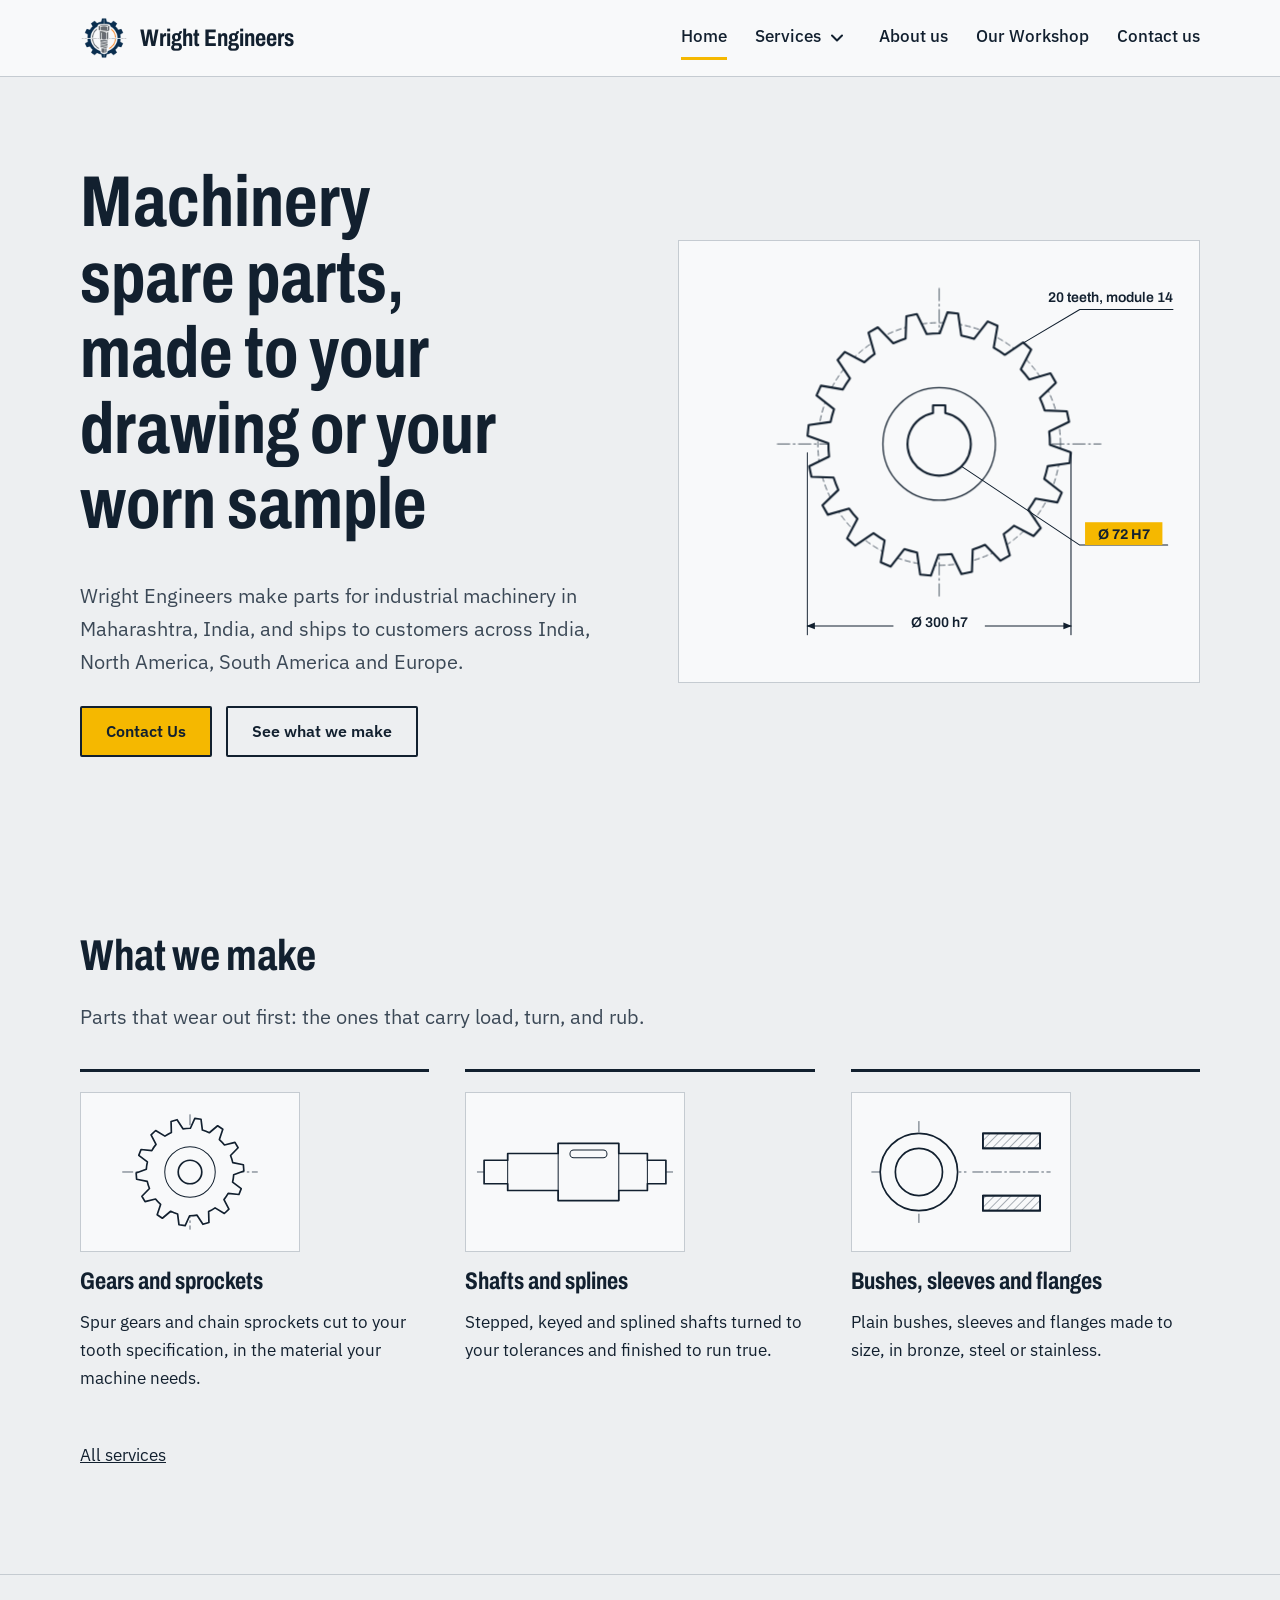
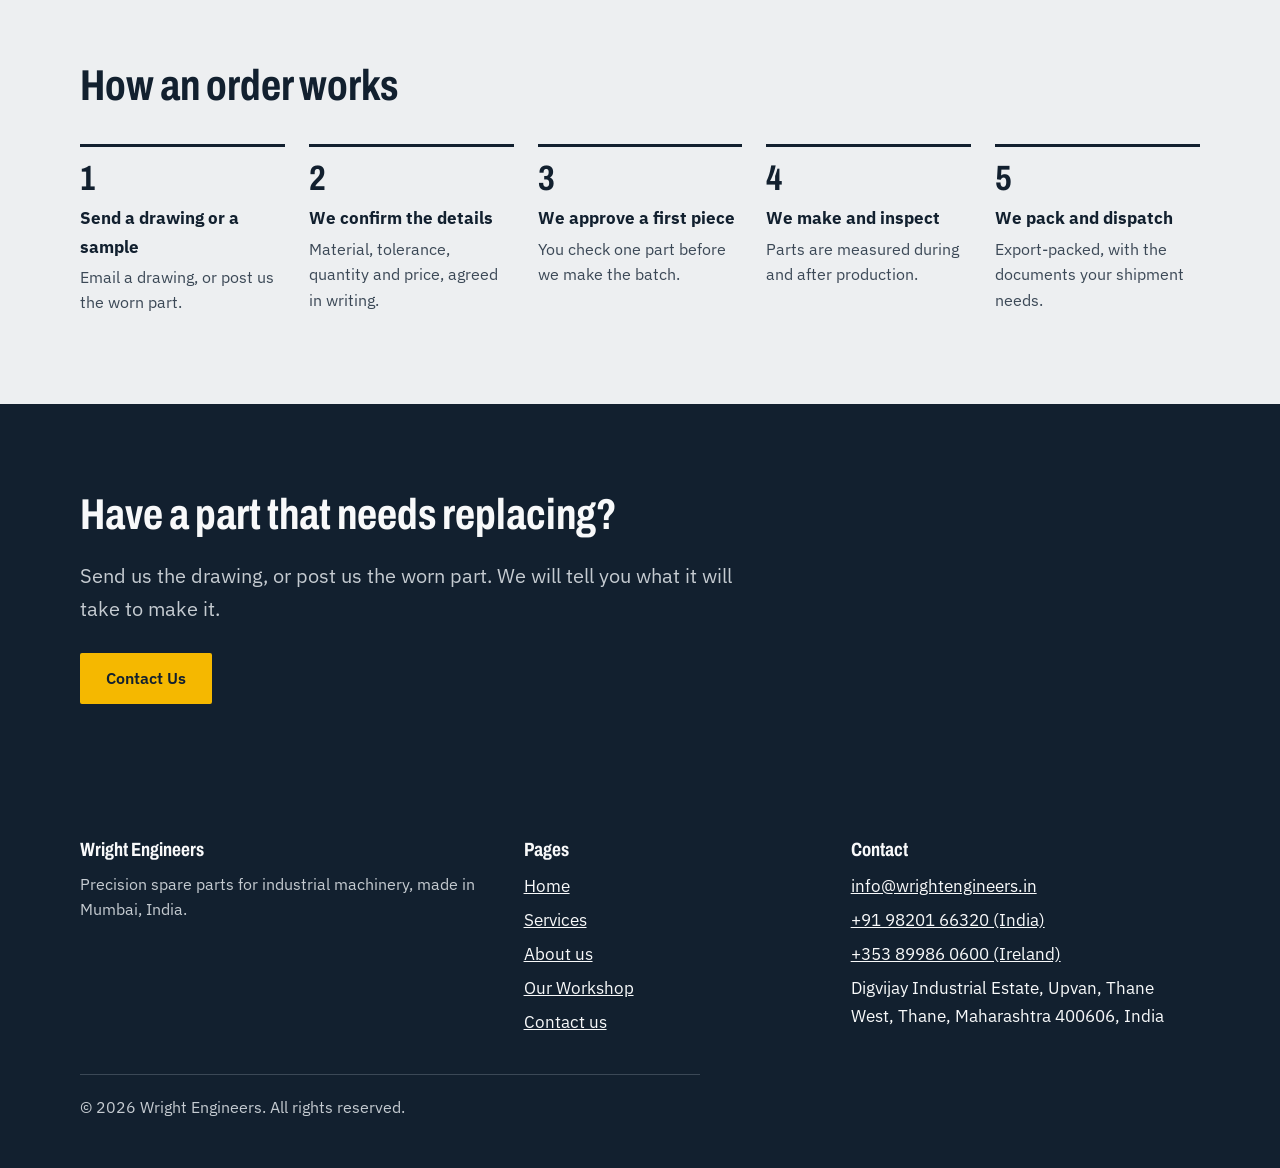
<file: index.html>
<!DOCTYPE html>
<html lang="en">
<head>
<meta charset="utf-8">
<meta name="viewport" content="width=device-width, initial-scale=1">
<title>Wright Engineers | Machinery spare parts manufacturer, India</title>
<meta name="description" content="Wright Engineers manufactures machinery spare parts in Mumbai, India: gears, shafts, bushes and flanges made to your drawing or sample. Exports to Europe.">
<meta name="theme-color" content="#12202F">
<link rel="icon" href="favicon.ico" sizes="any">
<link rel="icon" href="favicon.png" type="image/png">
<link rel="apple-touch-icon" href="apple-touch-icon.png">
<link rel="preconnect" href="https://fonts.googleapis.com">
<link rel="preconnect" href="https://fonts.gstatic.com" crossorigin>
<link href="https://fonts.googleapis.com/css2?family=Archivo:wdth,wght@62..125,600..800&family=IBM+Plex+Sans:wght@400;500;600&display=swap" rel="stylesheet">
<link rel="stylesheet" href="css/style.css">
</head>
<body>
<a class="skip" href="#main">Skip to content</a>
<header class="site-header">
  <div class="wrap bar">
    <a class="brand" href="index.html"><img src="images/logo-mark.png" alt="" width="48" height="48">Wright Engineers</a>
    <nav aria-label="Main"><ul class="nav"><li><a href="index.html" aria-current="page">Home</a></li><li class="has-sub"><a href="services.html">Services</a><button type="button" class="sub-toggle" aria-expanded="false" aria-controls="sub-services"><span class="sr">Show services menu</span><svg viewBox="0 0 12 8" width="12" height="8" aria-hidden="true" fill="none" stroke="currentColor" stroke-width="2" stroke-linecap="round" stroke-linejoin="round"><path d="M1 1.5l5 5 5-5"/></svg></button><ul class="sub" id="sub-services"><li><a href="services-oerlikon.html">Oerlikon Spare Parts</a></li><li><a href="services.html">[Service option 2]</a></li><li><a href="services.html">[Service option 3]</a></li><li><a href="services.html">[Service option 4]</a></li></ul></li><li><a href="about.html">About us</a></li><li><a href="workshop.html">Our Workshop</a></li><li><a href="contact.html">Contact us</a></li></ul></nav>
  </div>
</header>
<main id="main">
<section class="hero">
  <div class="wrap">
    <div>
      <h1>Machinery spare parts, made to your drawing or your worn sample</h1>
      <p class="lede">Wright Engineers make parts for industrial machinery in Maharashtra, India, and ships to customers across India, North America, South America and Europe.</p>
      <div class="actions">
        <a class="btn" href="contact.html">Contact Us</a>
        <a class="btn ghost" href="services.html">See what we make</a>
      </div>
    </div>
    <div class="sheet"><svg class="hero-drawing" viewBox="0 0 560 470" role="img" aria-labelledby="hd-t" fill="none" stroke="#12202F" stroke-linejoin="round" stroke-linecap="round" font-family="Archivo, Arial, sans-serif">
<title id="hd-t">Technical drawing of a spur gear with its diameter, bore and tooth specification marked</title>
<defs><marker id="ar" viewBox="0 0 10 10" refX="9" refY="5" markerWidth="8" markerHeight="8" orient="auto-start-reverse"><path d="M0 1L10 5L0 9Z" fill="#12202F" stroke="none"/></marker></defs>
<g class="fade" stroke="#3B4856" stroke-width="1">
<line x1="96" y1="215" x2="464" y2="215" stroke-dasharray="14 4 2 4"/><line x1="280" y1="38" x2="280" y2="392" stroke-dasharray="14 4 2 4"/>
<circle cx="280" cy="215" r="138" stroke-dasharray="6 4"/>
</g>
<path class="draw" pathLength="1" d="M280.79 89.00 L289.42 65.30 L301.60 66.56 L305.16 91.54 A126.00 126.00 0 0 1 319.69 95.41 L335.22 75.53 L346.41 80.50 L342.08 105.36 A126.00 126.00 0 0 1 354.70 113.53 L375.61 99.42 L384.72 107.61 L372.93 129.91 A126.00 126.00 0 0 1 382.40 141.58 L406.65 134.63 L412.78 145.23 L394.67 162.79 A126.00 126.00 0 0 1 400.08 176.82 L425.29 177.70 L427.85 189.67 L405.20 200.78 A126.00 126.00 0 0 1 406.00 215.79 L429.70 224.42 L428.44 236.60 L403.46 240.16 A126.00 126.00 0 0 1 399.59 254.69 L419.47 270.22 L414.50 281.41 L389.64 277.08 A126.00 126.00 0 0 1 381.47 289.70 L395.58 310.61 L387.39 319.72 L365.09 307.93 A126.00 126.00 0 0 1 353.42 317.40 L360.37 341.65 L349.77 347.78 L332.21 329.67 A126.00 126.00 0 0 1 318.18 335.08 L317.30 360.29 L305.33 362.85 L294.22 340.20 A126.00 126.00 0 0 1 279.21 341.00 L270.58 364.70 L258.40 363.44 L254.84 338.46 A126.00 126.00 0 0 1 240.31 334.59 L224.78 354.47 L213.59 349.50 L217.92 324.64 A126.00 126.00 0 0 1 205.30 316.47 L184.39 330.58 L175.28 322.39 L187.07 300.09 A126.00 126.00 0 0 1 177.60 288.42 L153.35 295.37 L147.22 284.77 L165.33 267.21 A126.00 126.00 0 0 1 159.92 253.18 L134.71 252.30 L132.15 240.33 L154.80 229.22 A126.00 126.00 0 0 1 154.00 214.21 L130.30 205.58 L131.56 193.40 L156.54 189.84 A126.00 126.00 0 0 1 160.41 175.31 L140.53 159.78 L145.50 148.59 L170.36 152.92 A126.00 126.00 0 0 1 178.53 140.30 L164.42 119.39 L172.61 110.28 L194.91 122.07 A126.00 126.00 0 0 1 206.58 112.60 L199.63 88.35 L210.23 82.22 L227.79 100.33 A126.00 126.00 0 0 1 241.82 94.92 L242.70 69.71 L254.67 67.15 L265.78 89.80 A126.00 126.00 0 0 1 280.79 89.00 Z" fill="#F8F9FA" stroke-width="2.4"/>
<circle class="draw" pathLength="1" cx="280" cy="215" r="64" stroke-width="1.4"/>
<path class="draw" pathLength="1" d="M287 179.7A36 36 0 1 1 273 179.7L273 171L287 171Z" stroke-width="2.4" fill="#F8F9FA"/>
<g class="fade" stroke-width="1.2">
<line x1="130" y1="225" x2="130" y2="432"/><line x1="430" y1="225" x2="430" y2="432"/>
<line x1="130" y1="422" x2="430" y2="422" marker-start="url(#ar)" marker-end="url(#ar)"/>
<rect x="228" y="404" width="104" height="26" fill="#F8F9FA" stroke="none"/>
<text x="280" y="423" text-anchor="middle" font-size="16" font-weight="600" fill="#12202F" stroke="none">Ø 300 h7</text>
<polyline points="305.5,240.5 440,330 540,330"/>
<rect x="446" y="304" width="88" height="26" fill="#F5B800" stroke="none"/>
<text x="490" y="323" text-anchor="middle" font-size="16" font-weight="700" fill="#12202F" stroke="none">Ø 72 H7</text>
<polyline points="376,100 440,62 546,62"/>
<text x="546" y="54" text-anchor="end" font-size="16" font-weight="600" fill="#12202F" stroke="none">20 teeth, module 14</text>
</g></svg></div>
  </div>
</section>

<section class="section">
  <div class="wrap">
    <h2>What we make</h2>
    <p class="lede">Parts that wear out first: the ones that carry load, turn, and rub.</p>
    <div class="trio">
      <div>
        <img src="images/gear.svg" alt="Drawing of a spur gear" width="240" height="160">
        <h3>Gears and sprockets</h3>
        <p>Spur gears and chain sprockets cut to your tooth specification, in the material your machine needs.</p>
      </div>
      <div>
        <img src="images/shaft.svg" alt="Drawing of a stepped shaft with a keyway" width="240" height="160">
        <h3>Shafts and splines</h3>
        <p>Stepped, keyed and splined shafts turned to your tolerances and finished to run true.</p>
      </div>
      <div>
        <img src="images/bush.svg" alt="Drawing of a bush in front view and cross-section" width="240" height="160">
        <h3>Bushes, sleeves and flanges</h3>
        <p>Plain bushes, sleeves and flanges made to size, in bronze, steel or stainless.</p>
      </div>
    </div>
    <p class="more"><a href="services.html">All services</a></p>
  </div>
</section>

<section class="section">
  <div class="wrap">
    <h2>How an order works</h2>
    <ol class="steps">
      <li><strong>Send a drawing or a sample</strong><span>Email a drawing, or post us the worn part.</span></li>
      <li><strong>We confirm the details</strong><span>Material, tolerance, quantity and price, agreed in writing.</span></li>
      <li><strong>We approve a first piece</strong><span>You check one part before we make the batch.</span></li>
      <li><strong>We make and inspect</strong><span>Parts are measured during and after production.</span></li>
      <li><strong>We pack and dispatch</strong><span>Export-packed, with the documents your shipment needs.</span></li>
    </ol>
  </div>
</section>

<section class="section dark">
  <div class="wrap">
    <h2>Have a part that needs replacing?</h2>
    <p class="lede">Send us the drawing, or post us the worn part. We will tell you what it will take to make it.</p>
    <div class="actions"><a class="btn" href="contact.html">Contact Us</a></div>
  </div>
</section>
</main>
<footer class="site-footer">
  <div class="wrap">
    <div class="foot">
      <div>
        <h2>Wright Engineers</h2>
        <p>Precision spare parts for industrial machinery, made in Mumbai, India.</p>
      </div>
      <div>
        <h2>Pages</h2>
        <ul><li><a href="index.html">Home</a></li><li><a href="services.html">Services</a></li><li><a href="about.html">About us</a></li><li><a href="workshop.html">Our Workshop</a></li><li><a href="contact.html">Contact us</a></li></ul>
      </div>
      <div>
        <h2>Contact</h2>
        <ul>
          <li><a href="mailto:info@wrightengineers.in">info@wrightengineers.in</a></li>
          <li><a href="tel:+919930065455">+91 98201 66320 (India)</a></li>
         <li><a href="tel:+353899860600">+353 89986 0600 (Ireland)</a></li>
          <li>Digvijay Industrial Estate, Upvan, Thane West, Thane, Maharashtra 400606, India</li>
        </ul>
      </div>
    </div>
    <p class="copy">&copy; <span data-year>2026</span> Wright Engineers. All rights reserved.</p>
  </div>
</footer>
<script src="js/main.js"></script>
</body>
</html>
</file>
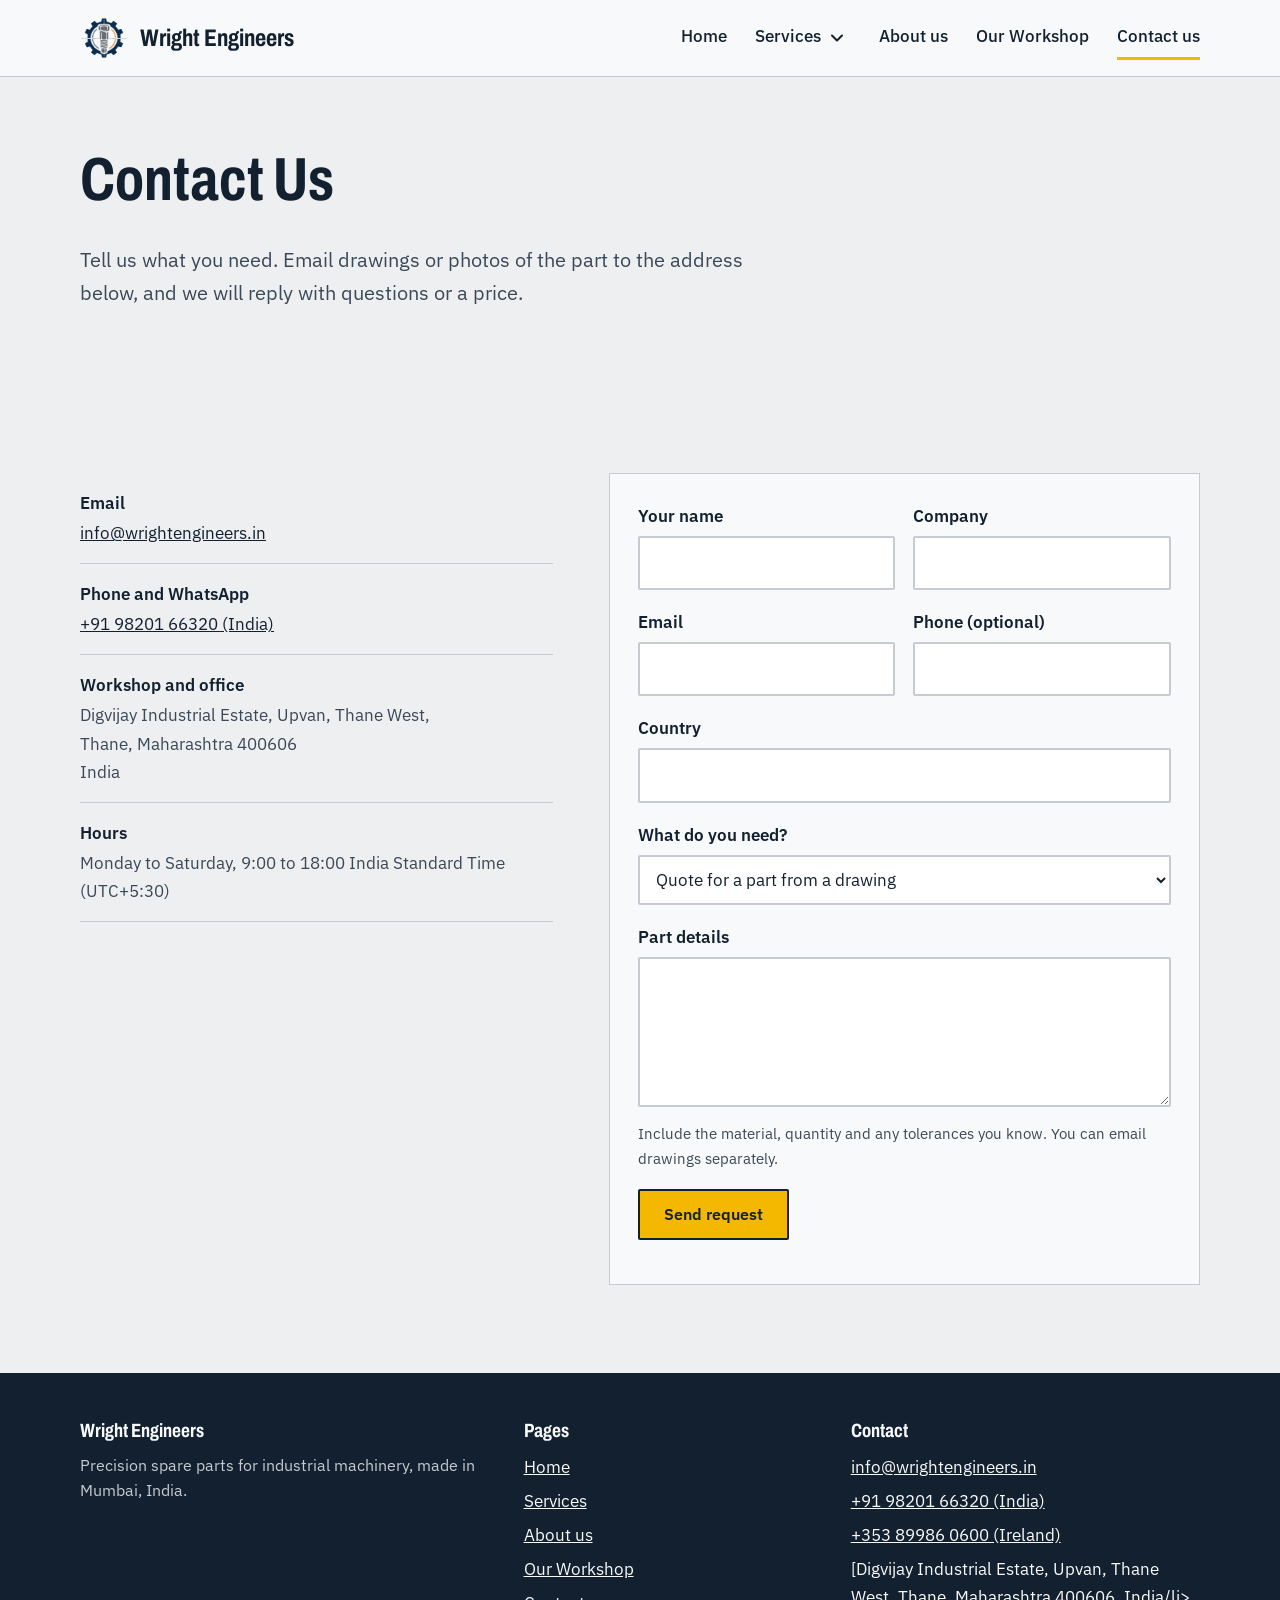
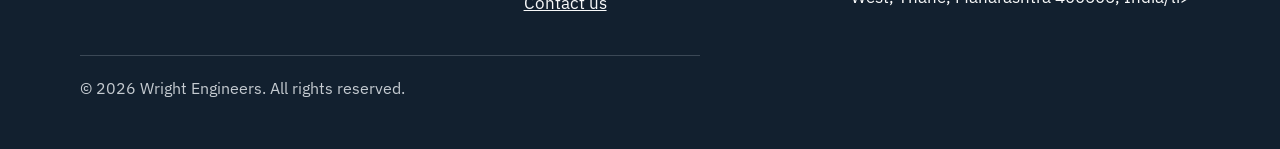
<file: contact.html>
<!DOCTYPE html>
<html lang="en">
<head>
<meta charset="utf-8">
<meta name="viewport" content="width=device-width, initial-scale=1">
<title>Contact us | Wright Engineers</title>
<meta name="description" content="Contact Us from Wright Engineers. Email drawings or photos of the part you need, or send a message using the form.">
<meta name="theme-color" content="#12202F">
<link rel="icon" href="favicon.ico" sizes="any">
<link rel="icon" href="favicon.png" type="image/png">
<link rel="apple-touch-icon" href="apple-touch-icon.png">
<link rel="preconnect" href="https://fonts.googleapis.com">
<link rel="preconnect" href="https://fonts.gstatic.com" crossorigin>
<link href="https://fonts.googleapis.com/css2?family=Archivo:wdth,wght@62..125,600..800&family=IBM+Plex+Sans:wght@400;500;600&display=swap" rel="stylesheet">
<link rel="stylesheet" href="css/style.css">
</head>
<body>
<a class="skip" href="#main">Skip to content</a>
<header class="site-header">
  <div class="wrap bar">
    <a class="brand" href="index.html"><img src="images/logo-mark.png" alt="" width="48" height="48">Wright Engineers</a>
    <nav aria-label="Main"><ul class="nav"><li><a href="index.html">Home</a></li><li class="has-sub"><a href="services.html">Services</a><button type="button" class="sub-toggle" aria-expanded="false" aria-controls="sub-services"><span class="sr">Show services menu</span><svg viewBox="0 0 12 8" width="12" height="8" aria-hidden="true" fill="none" stroke="currentColor" stroke-width="2" stroke-linecap="round" stroke-linejoin="round"><path d="M1 1.5l5 5 5-5"/></svg></button><ul class="sub" id="sub-services"><li><a href="services-oerlikon.html">Oerlikon Spare Parts</a></li><li><a href="services.html">[Service option 2]</a></li><li><a href="services.html">[Service option 3]</a></li><li><a href="services.html">[Service option 4]</a></li></ul></li><li><a href="about.html">About us</a></li><li><a href="workshop.html">Our Workshop</a></li><li><a href="contact.html" aria-current="page">Contact us</a></li></ul></nav>
  </div>
</header>
<main id="main">
<section class="intro">
  <div class="wrap">
    <h1>Contact Us</h1>
    <p class="lede">Tell us what you need. Email drawings or photos of the part to the address below, and we will reply with questions or a price.</p>
  </div>
</section>

<section class="section">
  <div class="wrap contact-grid">
    <dl class="details">
      <div><dt>Email</dt><dd><a href="mailto:info@wrightengineers.in">info@wrightengineers.in</a></dd></div>
      <div><dt>Phone and WhatsApp</dt><dd><a href="tel:+910000000000">+91 98201 66320 (India)</a></dd></div>
      <div><dt>Workshop and office</dt><dd>Digvijay Industrial Estate, Upvan, Thane West,<br>Thane, Maharashtra 400606<br>India</dd></div>
      <div><dt>Hours</dt><dd>Monday to Saturday, 9:00 to 18:00 India Standard Time (UTC+5:30)</dd></div>
    </dl>

    <form id="quote-form" action="https://formspree.io/f/YOUR_FORM_ID" method="POST">
      <div class="row">
        <div class="field"><label for="name">Your name</label><input id="name" name="name" type="text" autocomplete="name" required></div>
        <div class="field"><label for="company">Company</label><input id="company" name="company" type="text" autocomplete="organization"></div>
      </div>
      <div class="row">
        <div class="field"><label for="email">Email</label><input id="email" name="email" type="email" autocomplete="email" required></div>
        <div class="field"><label for="phone">Phone (optional)</label><input id="phone" name="phone" type="tel" autocomplete="tel"></div>
      </div>
      <div class="field">
        <label for="country">Country</label>
        <input id="country" name="country" type="text" autocomplete="country-name">
      </div>
      <div class="field">
        <label for="need">What do you need?</label>
        <select id="need" name="need">
          <option>Quote for a part from a drawing</option>
          <option>Quote for a part copied from a sample</option>
          <option>Repeat order</option>
          <option>Something else</option>
        </select>
      </div>
      <div class="field">
        <label for="message">Part details</label>
        <textarea id="message" name="message" required></textarea>
        <p class="hint">Include the material, quantity and any tolerances you know. You can email drawings separately.</p>
      </div>
      <input class="hp" type="text" name="_gotcha" tabindex="-1" autocomplete="off" aria-hidden="true">
      <button class="btn" type="submit">Send request</button>
      <p id="form-status" class="form-status" role="status" aria-live="polite"></p>
    </form>
  </div>
</section>
</main>
<footer class="site-footer">
  <div class="wrap">
    <div class="foot">
      <div>
        <h2>Wright Engineers</h2>
        <p>Precision spare parts for industrial machinery, made in Mumbai, India.</p>
      </div>
      <div>
        <h2>Pages</h2>
        <ul><li><a href="index.html">Home</a></li><li><a href="services.html">Services</a></li><li><a href="about.html">About us</a></li><li><a href="workshop.html">Our Workshop</a></li><li><a href="contact.html">Contact us</a></li></ul>
      </div>
      <div>
        <h2>Contact</h2>
        <ul>
          <li><a href="mailto:info@wrightengineers.in">info@wrightengineers.in</a></li>
          <li><a href="tel:+919930065455">+91 98201 66320 (India)</a></li>
         <li><a href="tel:+353899860600">+353 89986 0600 (Ireland)</a></li>
          <li>[Digvijay Industrial Estate, Upvan, Thane West, Thane, Maharashtra 400606, India/li>
        </ul>
      </div>
    </div>
    <p class="copy">&copy; <span data-year>2026</span> Wright Engineers. All rights reserved.</p>
  </div>
</footer>
<script src="js/main.js"></script>
</body>
</html>
</file>
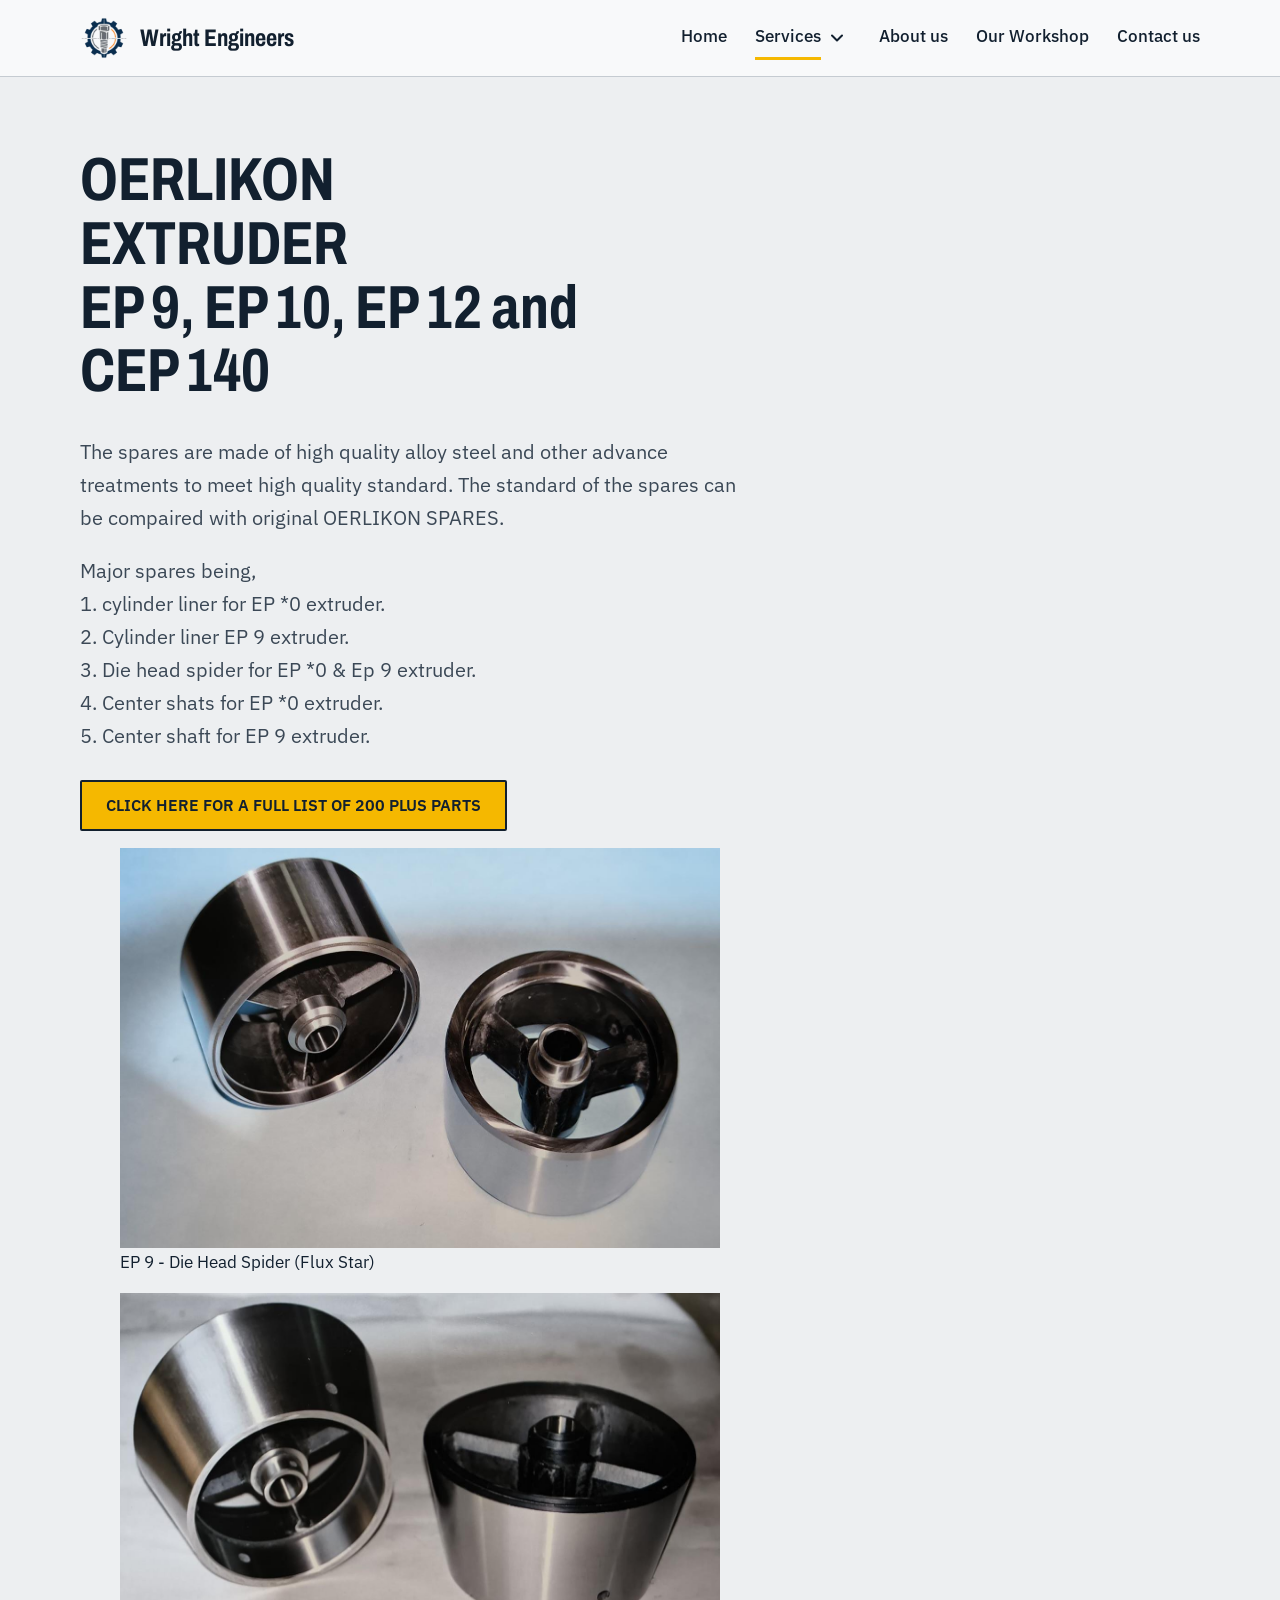
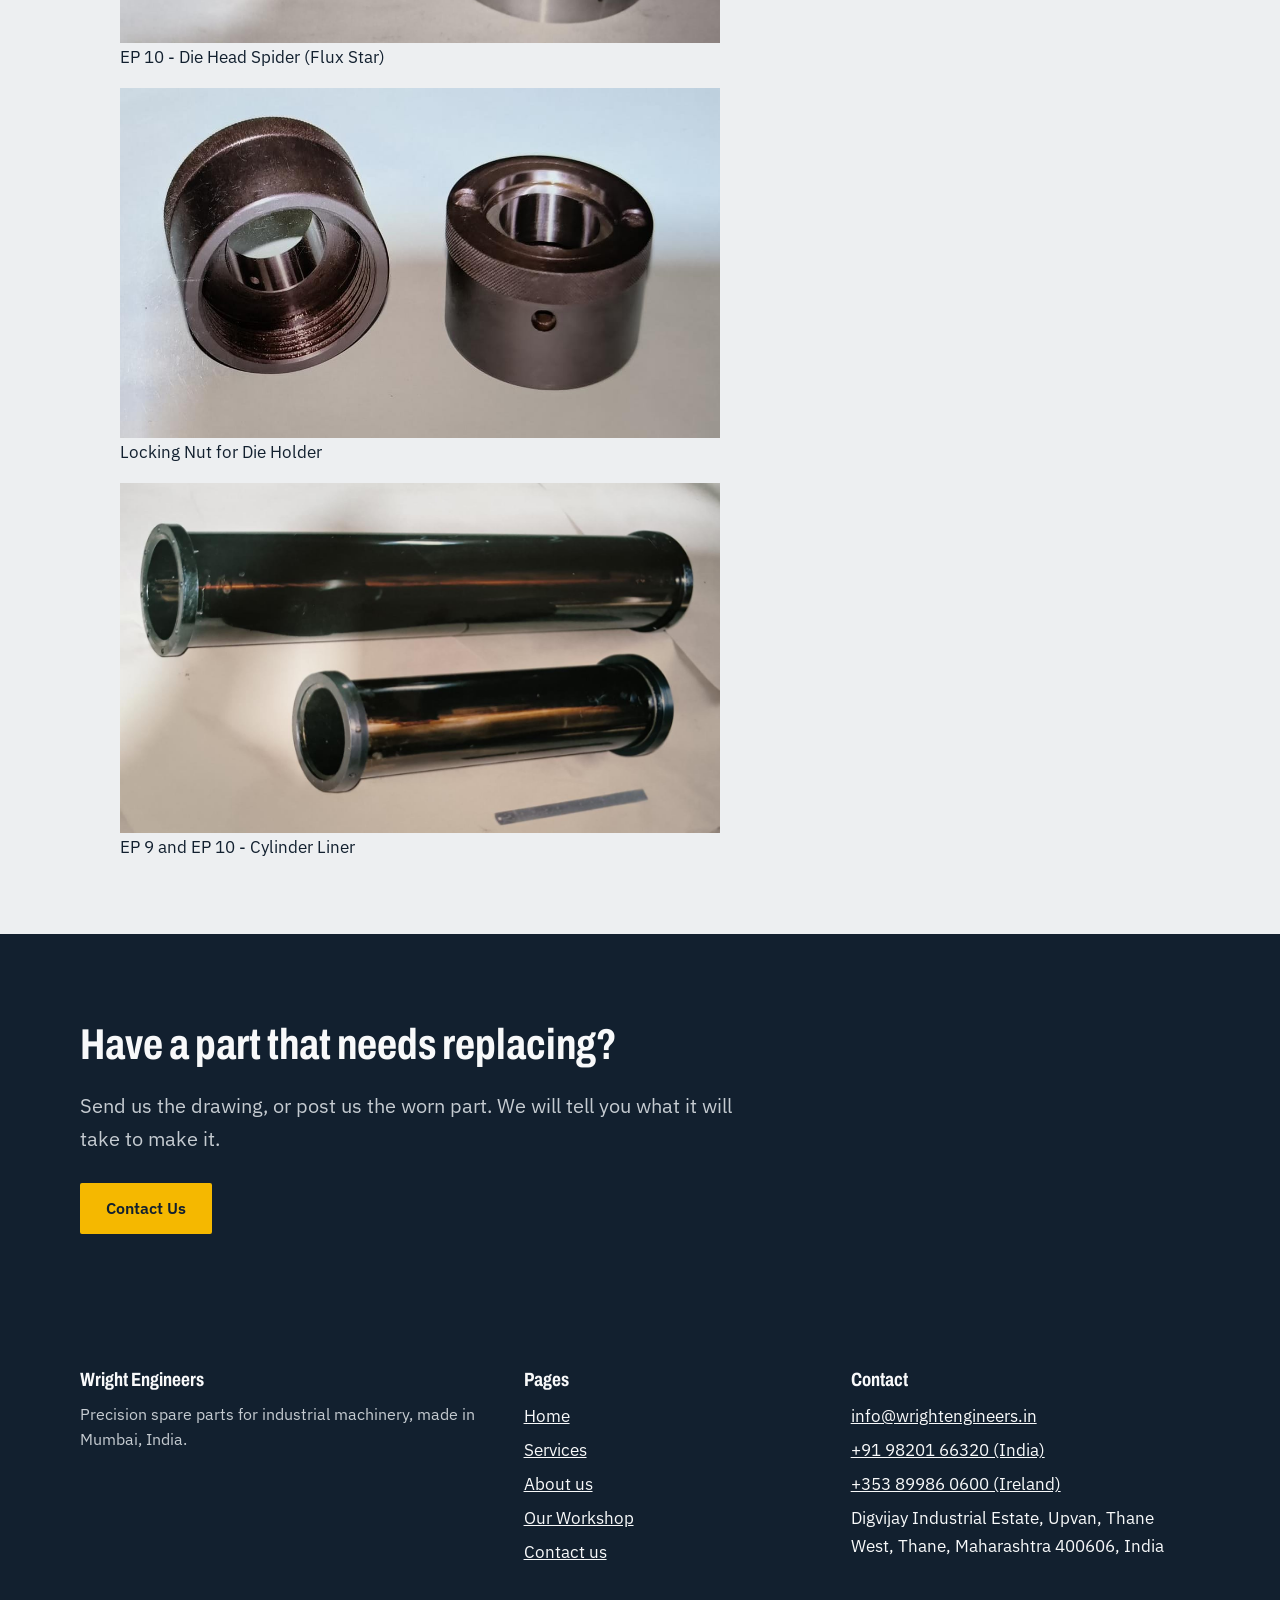
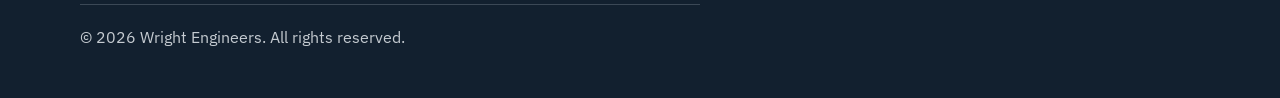
<file: services-oerlikon.html>
<!DOCTYPE html>
<html lang="en">
<head>
<meta charset="utf-8">
<meta name="viewport" content="width=device-width, initial-scale=1">
<title>Services | Wright Engineers</title>
<meta name="description" content="Parts made to your drawing or copied from a worn sample: gears, sprockets, shafts, bushes, flanges and special fasteners. CNC machining, heat treatment, export packing.">
<meta name="theme-color" content="#12202F">
<link rel="icon" href="favicon.ico" sizes="any">
<link rel="icon" href="favicon.png" type="image/png">
<link rel="apple-touch-icon" href="apple-touch-icon.png">
<link rel="preconnect" href="https://fonts.googleapis.com">
<link rel="preconnect" href="https://fonts.gstatic.com" crossorigin>
<link href="https://fonts.googleapis.com/css2?family=Archivo:wdth,wght@62..125,600..800&family=IBM+Plex+Sans:wght@400;500;600&display=swap" rel="stylesheet">
<link rel="stylesheet" href="css/style.css">
</head>
<body>
<a class="skip" href="#main">Skip to content</a>
<header class="site-header">
  <div class="wrap bar">
    <a class="brand" href="index.html"><img src="images/logo-mark.png" alt="" width="48" height="48">Wright Engineers</a>
    <nav aria-label="Main"><ul class="nav"><li><a href="index.html">Home</a></li><li class="has-sub"><a href="services.html" aria-current="page">Services</a><button type="button" class="sub-toggle" aria-expanded="false" aria-controls="sub-services"><span class="sr">Show services menu</span><svg viewBox="0 0 12 8" width="12" height="8" aria-hidden="true" fill="none" stroke="currentColor" stroke-width="2" stroke-linecap="round" stroke-linejoin="round"><path d="M1 1.5l5 5 5-5"/></svg></button><ul class="sub" id="sub-services"><li><a href="services-oerlikon.html">Oerlikon Spare Parts</a></li><li><a href="services.html">[Service option 2]</a></li><li><a href="services.html">[Service option 3]</a></li><li><a href="services.html">[Service option 4]</a></li></ul></li><li><a href="about.html">About us</a></li><li><a href="workshop.html">Our Workshop</a></li><li><a href="contact.html">Contact us</a></li></ul></nav>
  </div>
</header>
<main id="main">
<section class="intro">
  <div class="wrap">
    <h1>OERLIKON EXTRUDER <br> EP 9, EP 10, EP 12 and CEP 140</h1>
    <p class="lede">The spares are made of high quality alloy steel and other advance treatments to meet high quality standard. The standard of the spares can be compaired with original OERLIKON SPARES.</p>
    <p class="lede">Major spares being,

     <br> 1. cylinder liner for EP *0 extruder.
     <br> 2. Cylinder liner EP 9 extruder.
     <br> 3. Die head spider for EP *0 & Ep 9 extruder.
     <br> 4. Center shats for EP *0 extruder.
     <br> 5. Center shaft for EP 9 extruder.</p>
     <div class="actions"><a class="btn" href="https://wrightengineers11-my.sharepoint.com/:x:/g/personal/info_wrightengineers_in/IQAQd_g3sjnsTprIQa5kzHQWAcy5ipewWlxfAQJI5db-lqQ?e=UgAoGS">CLICK HERE FOR A FULL LIST OF 200 PLUS PARTS</a></div>

    <figure class="story-photo">
      <img src="images/EP 9 Flux Star.png" alt="[Describe the photo, e.g. Workshop in 1995]" width="600" height="400" loading="lazy">
      <figcaption>EP 9 - Die Head Spider (Flux Star)</figcaption>
    </figure>

    <figure class="story-photo">
      <img src="images/EP 10 Flux Star.png" alt="[Describe the photo, e.g. Workshop in 1995]" width="600" height="350" loading="lazy">
      <figcaption>EP 10 - Die Head Spider (Flux Star)</figcaption>
    </figure>

    <figure class="story-photo">
      <img src="images/Locking Nut for Die Holder.png" alt="[Describe the photo, e.g. Workshop in 1995]" width="600" height="350" loading="lazy">
      <figcaption>Locking Nut for Die Holder</figcaption>
    </figure>

    <figure class="story-photo">
      <img src="images/EP 9 and EP 10 Cylinder Liner.png" alt="[Describe the photo, e.g. Workshop in 1995]" width="600" height="350" loading="lazy">
      <figcaption>EP 9 and EP 10 - Cylinder Liner</figcaption>
    </figure>

  </div>
</section>



<section class="section dark">
  <div class="wrap">
    <h2>Have a part that needs replacing?</h2>
    <p class="lede">Send us the drawing, or post us the worn part. We will tell you what it will take to make it.</p>
    <div class="actions"><a class="btn" href="contact.html">Contact Us</a></div>
  </div>
</section>
</main>
<footer class="site-footer">
  <div class="wrap">
    <div class="foot">
      <div>
        <h2>Wright Engineers</h2>
        <p>Precision spare parts for industrial machinery, made in Mumbai, India.</p>
      </div>
      <div>
        <h2>Pages</h2>
        <ul><li><a href="index.html">Home</a></li><li><a href="services.html">Services</a></li><li><a href="about.html">About us</a></li><li><a href="workshop.html">Our Workshop</a></li><li><a href="contact.html">Contact us</a></li></ul>
      </div>
      <div>
        <h2>Contact</h2>
        <ul>
          <li><a href="mailto:info@wrightengineers.in">info@wrightengineers.in</a></li>
          <li><a href="tel:+919930065455">+91 98201 66320 (India)</a></li>
         <li><a href="tel:+353899860600">+353 89986 0600 (Ireland)</a></li>
          <li>Digvijay Industrial Estate, Upvan, Thane West, Thane, Maharashtra 400606, India</li>
        </ul>
      </div>
    </div>
    <p class="copy">&copy; <span data-year>2026</span> Wright Engineers. All rights reserved.</p>
  </div>
</footer>
<script src="js/main.js"></script>
</body>
</html>
</file>
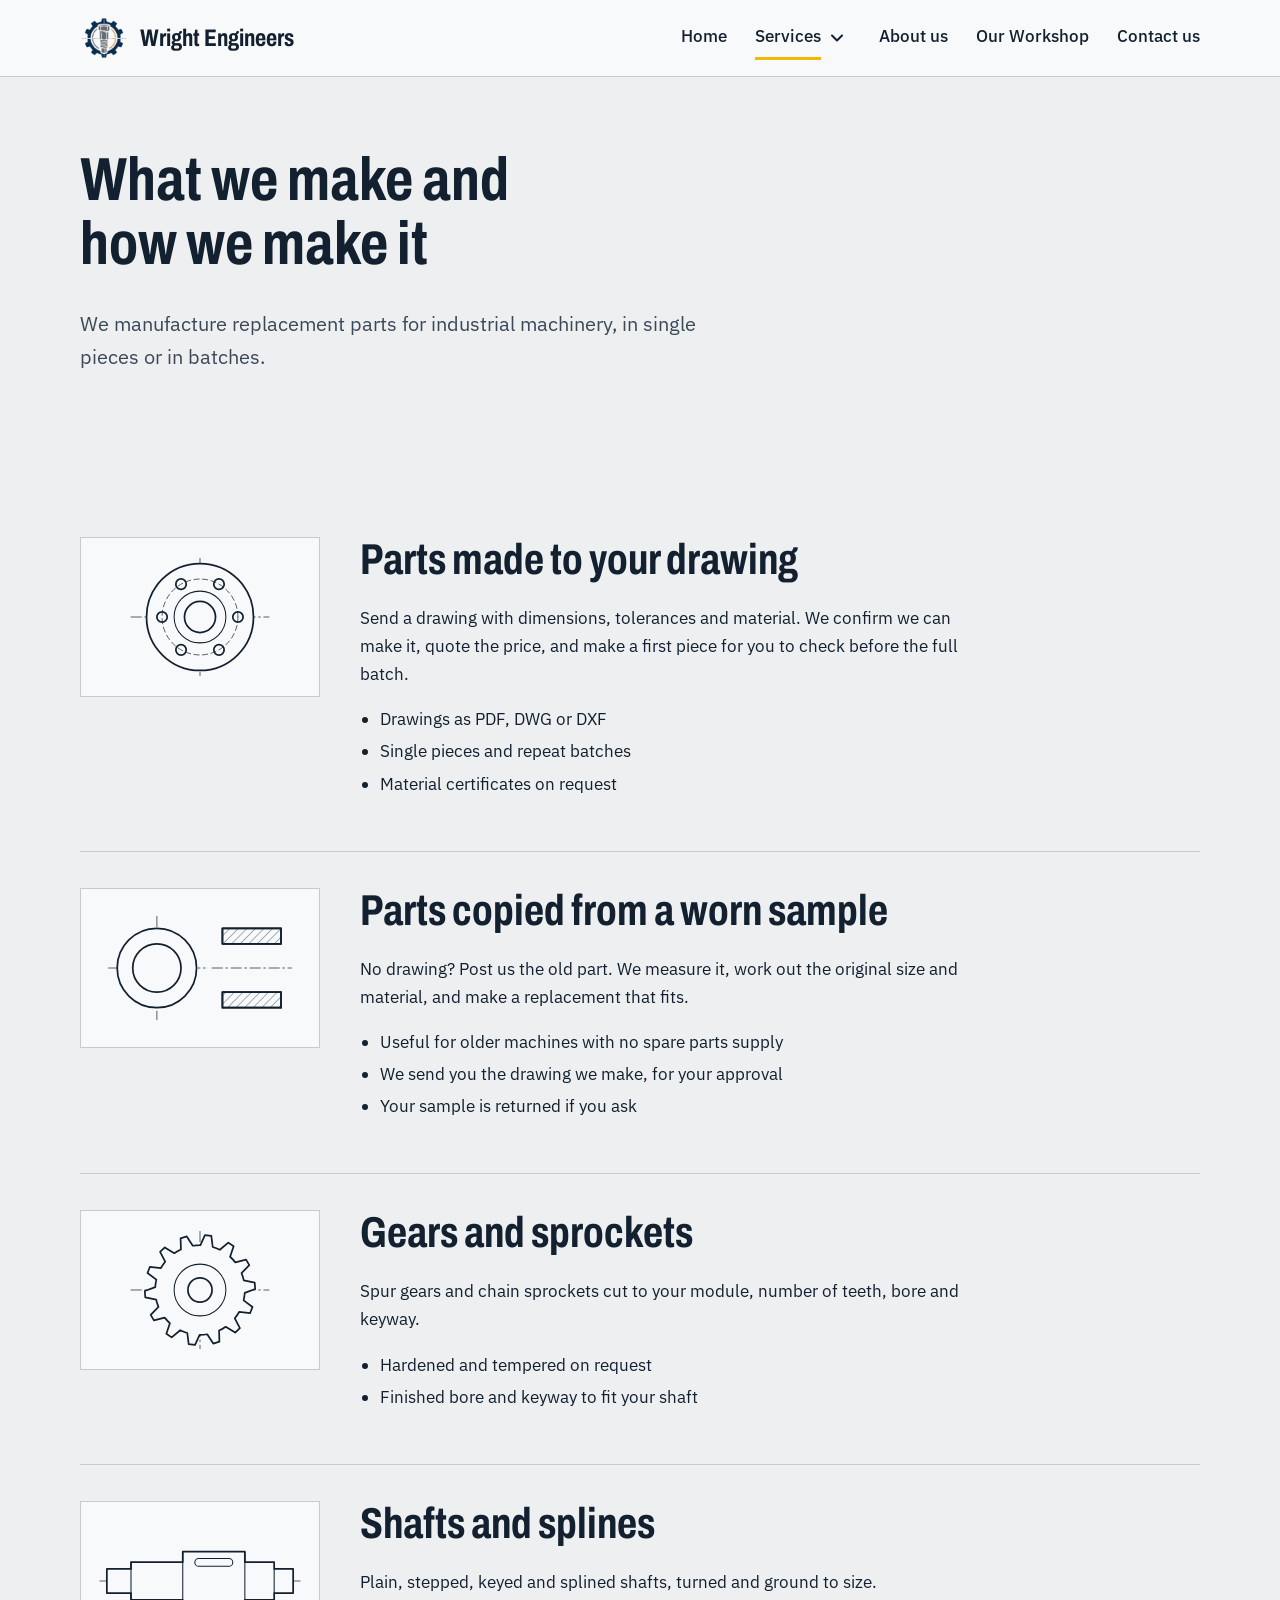
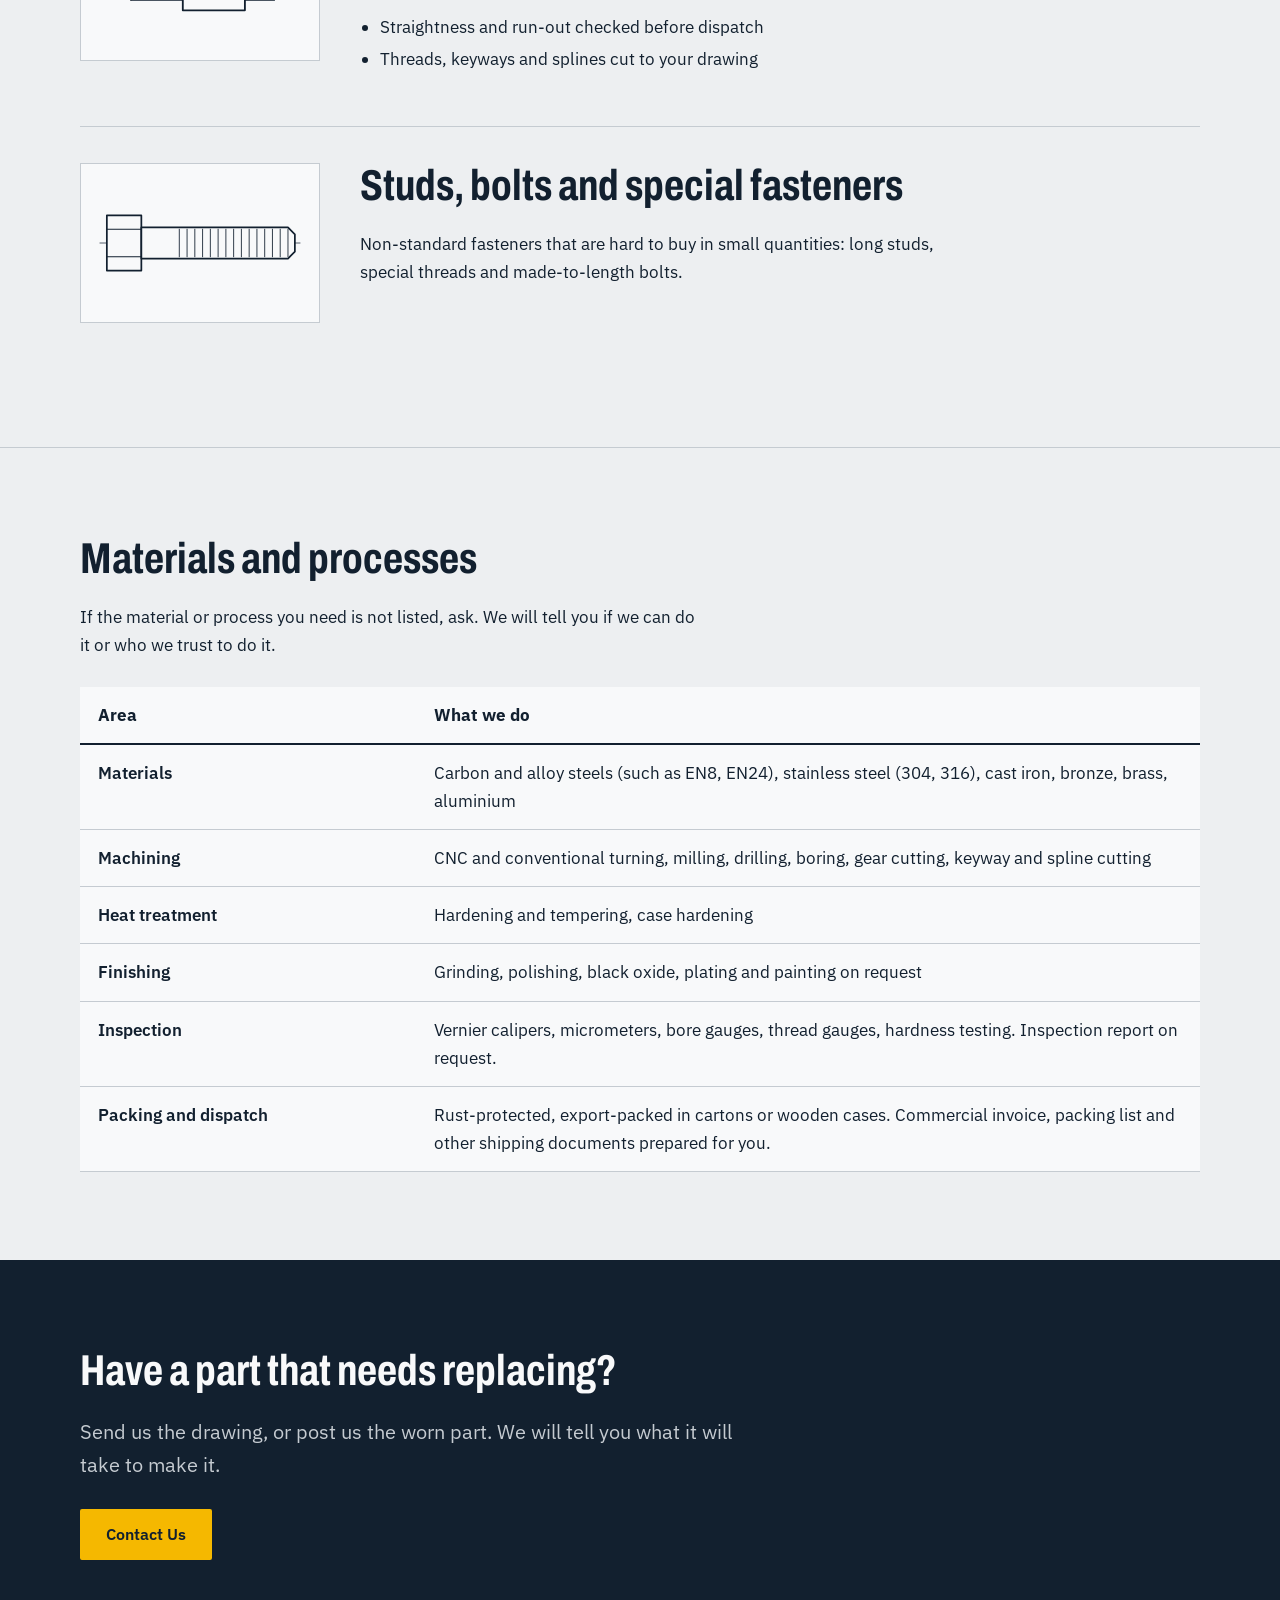
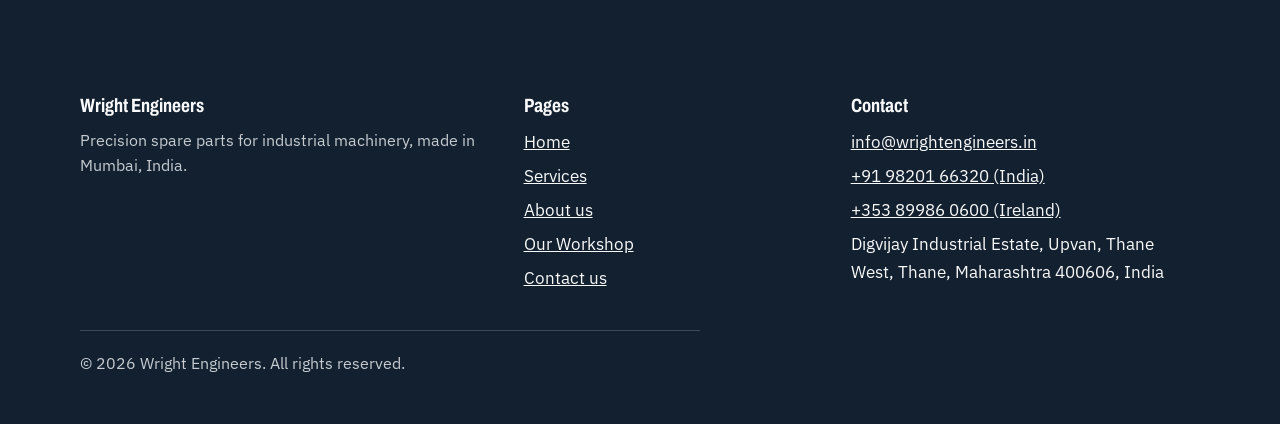
<file: services.html>
<!DOCTYPE html>
<html lang="en">
<head>
<meta charset="utf-8">
<meta name="viewport" content="width=device-width, initial-scale=1">
<title>Services | Wright Engineers</title>
<meta name="description" content="Parts made to your drawing or copied from a worn sample: gears, sprockets, shafts, bushes, flanges and special fasteners. CNC machining, heat treatment, export packing.">
<meta name="theme-color" content="#12202F">
<link rel="icon" href="favicon.ico" sizes="any">
<link rel="icon" href="favicon.png" type="image/png">
<link rel="apple-touch-icon" href="apple-touch-icon.png">
<link rel="preconnect" href="https://fonts.googleapis.com">
<link rel="preconnect" href="https://fonts.gstatic.com" crossorigin>
<link href="https://fonts.googleapis.com/css2?family=Archivo:wdth,wght@62..125,600..800&family=IBM+Plex+Sans:wght@400;500;600&display=swap" rel="stylesheet">
<link rel="stylesheet" href="css/style.css">
</head>
<body>
<a class="skip" href="#main">Skip to content</a>
<header class="site-header">
  <div class="wrap bar">
    <a class="brand" href="index.html"><img src="images/logo-mark.png" alt="" width="48" height="48">Wright Engineers</a>
    <nav aria-label="Main">
      <ul class="nav">
        <li><a href="index.html">Home</a></li>
        <li class="has-sub"><a href="services.html" aria-current="page">Services</a><button type="button" class="sub-toggle" aria-expanded="false" aria-controls="sub-services"><span class="sr">Show services menu</span><svg viewBox="0 0 12 8" width="12" height="8" aria-hidden="true" fill="none" stroke="currentColor" stroke-width="2" stroke-linecap="round" stroke-linejoin="round"><path d="M1 1.5l5 5 5-5"/></svg></button><ul class="sub" id="sub-services">
          <li><a href="services-oerlikon.html">Oerlikon Spare Parts</a></li>
          <li><a href="services.html">[Service option 2]</a></li>
          <li><a href="services.html">[Service option 3]</a></li>
          <li><a href="services.html">[Service option 4]</a></li></ul></li>
          <li><a href="about.html">About us</a></li><li><a href="workshop.html">Our Workshop</a></li>
        <li><a href="contact.html">Contact us</a></li></ul></nav>
  </div>
</header>
<main id="main">
<section class="intro">
  <div class="wrap">
    <h1>What we make and how we make it</h1>
    <p class="lede">We manufacture replacement parts for industrial machinery, in single pieces or in batches.</p>
  </div>
</section>

<section class="section">
  <div class="wrap">
    <div class="svc"><img src="images/flange.svg" alt="Drawing of a flange with six bolt holes" width="240" height="160"><div><h2>Parts made to your drawing</h2><p>Send a drawing with dimensions, tolerances and material. We confirm we can make it, quote the price, and make a first piece for you to check before the full batch.</p><ul><li>Drawings as PDF, DWG or DXF</li><li>Single pieces and repeat batches</li><li>Material certificates on request</li></ul></div></div>
    <div class="svc"><img src="images/bush.svg" alt="Drawing of a bush in front view and cross-section" width="240" height="160"><div><h2>Parts copied from a worn sample</h2><p>No drawing? Post us the old part. We measure it, work out the original size and material, and make a replacement that fits.</p><ul><li>Useful for older machines with no spare parts supply</li><li>We send you the drawing we make, for your approval</li><li>Your sample is returned if you ask</li></ul></div></div>
    <div class="svc"><img src="images/gear.svg" alt="Drawing of a spur gear" width="240" height="160"><div><h2>Gears and sprockets</h2><p>Spur gears and chain sprockets cut to your module, number of teeth, bore and keyway.</p><ul><li>Hardened and tempered on request</li><li>Finished bore and keyway to fit your shaft</li></ul></div></div>
    <div class="svc"><img src="images/shaft.svg" alt="Drawing of a stepped shaft with a keyway" width="240" height="160"><div><h2>Shafts and splines</h2><p>Plain, stepped, keyed and splined shafts, turned and ground to size.</p><ul><li>Straightness and run-out checked before dispatch</li><li>Threads, keyways and splines cut to your drawing</li></ul></div></div>
    <div class="svc"><img src="images/stud.svg" alt="Drawing of a threaded stud with a hex head" width="240" height="160"><div><h2>Studs, bolts and special fasteners</h2><p>Non-standard fasteners that are hard to buy in small quantities: long studs, special threads and made-to-length bolts.</p></div></div>
  </div>
</section>

<section class="section">
  <div class="wrap">
    <h2>Materials and processes</h2>
    <p>If the material or process you need is not listed, ask. We will tell you if we can do it or who we trust to do it.</p>
    <div class="table-wrap">
      <table class="spec">
        <thead><tr><th scope="col">Area</th><th scope="col">What we do</th></tr></thead>
        <tbody>
          <tr><th scope="row">Materials</th><td>Carbon and alloy steels (such as EN8, EN24), stainless steel (304, 316), cast iron, bronze, brass, aluminium</td></tr>
          <tr><th scope="row">Machining</th><td>CNC and conventional turning, milling, drilling, boring, gear cutting, keyway and spline cutting</td></tr>
          <tr><th scope="row">Heat treatment</th><td>Hardening and tempering, case hardening</td></tr>
          <tr><th scope="row">Finishing</th><td>Grinding, polishing, black oxide, plating and painting on request</td></tr>
          <tr><th scope="row">Inspection</th><td>Vernier calipers, micrometers, bore gauges, thread gauges, hardness testing. Inspection report on request.</td></tr>
          <tr><th scope="row">Packing and dispatch</th><td>Rust-protected, export-packed in cartons or wooden cases. Commercial invoice, packing list and other shipping documents prepared for you.</td></tr>
        </tbody>
      </table>
    </div>
  </div>
</section>

<section class="section dark">
  <div class="wrap">
    <h2>Have a part that needs replacing?</h2>
    <p class="lede">Send us the drawing, or post us the worn part. We will tell you what it will take to make it.</p>
    <div class="actions"><a class="btn" href="contact.html">Contact Us</a></div>
  </div>
</section>
</main>
<footer class="site-footer">
  <div class="wrap">
    <div class="foot">
      <div>
        <h2>Wright Engineers</h2>
        <p>Precision spare parts for industrial machinery, made in Mumbai, India.</p>
      </div>
      <div>
        <h2>Pages</h2>
        <ul><li><a href="index.html">Home</a></li><li><a href="services.html">Services</a></li><li><a href="about.html">About us</a></li><li><a href="workshop.html">Our Workshop</a></li><li><a href="contact.html">Contact us</a></li></ul>
      </div>
      <div>
        <h2>Contact</h2>
        <ul>
          <li><a href="mailto:info@wrightengineers.in">info@wrightengineers.in</a></li>
          <li><a href="tel:+919930065455">+91 98201 66320 (India)</a></li>
         <li><a href="tel:+353899860600">+353 89986 0600 (Ireland)</a></li>
          <li>Digvijay Industrial Estate, Upvan, Thane West, Thane, Maharashtra 400606, India</li>
        </ul>
      </div>
    </div>
    <p class="copy">&copy; <span data-year>2026</span> Wright Engineers. All rights reserved.</p>
  </div>
</footer>
<script src="js/main.js"></script>
</body>
</html>
</file>
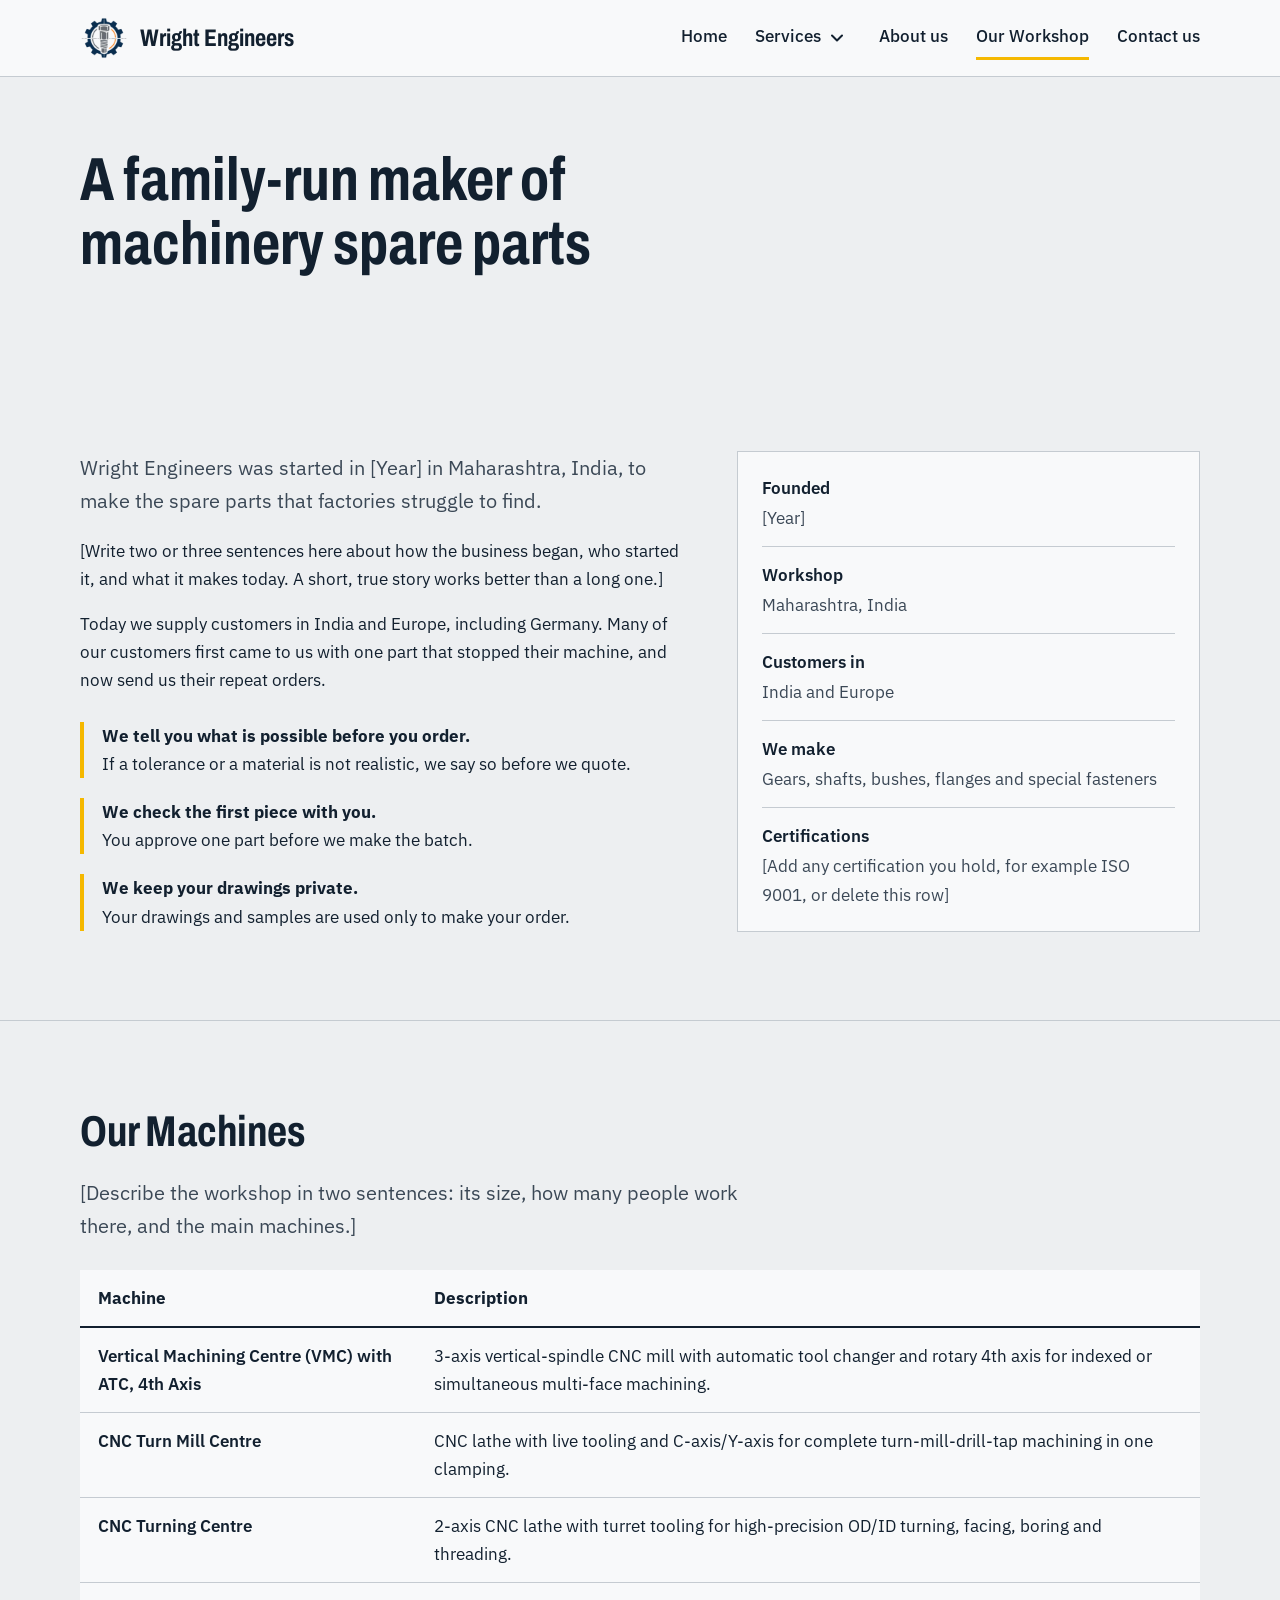
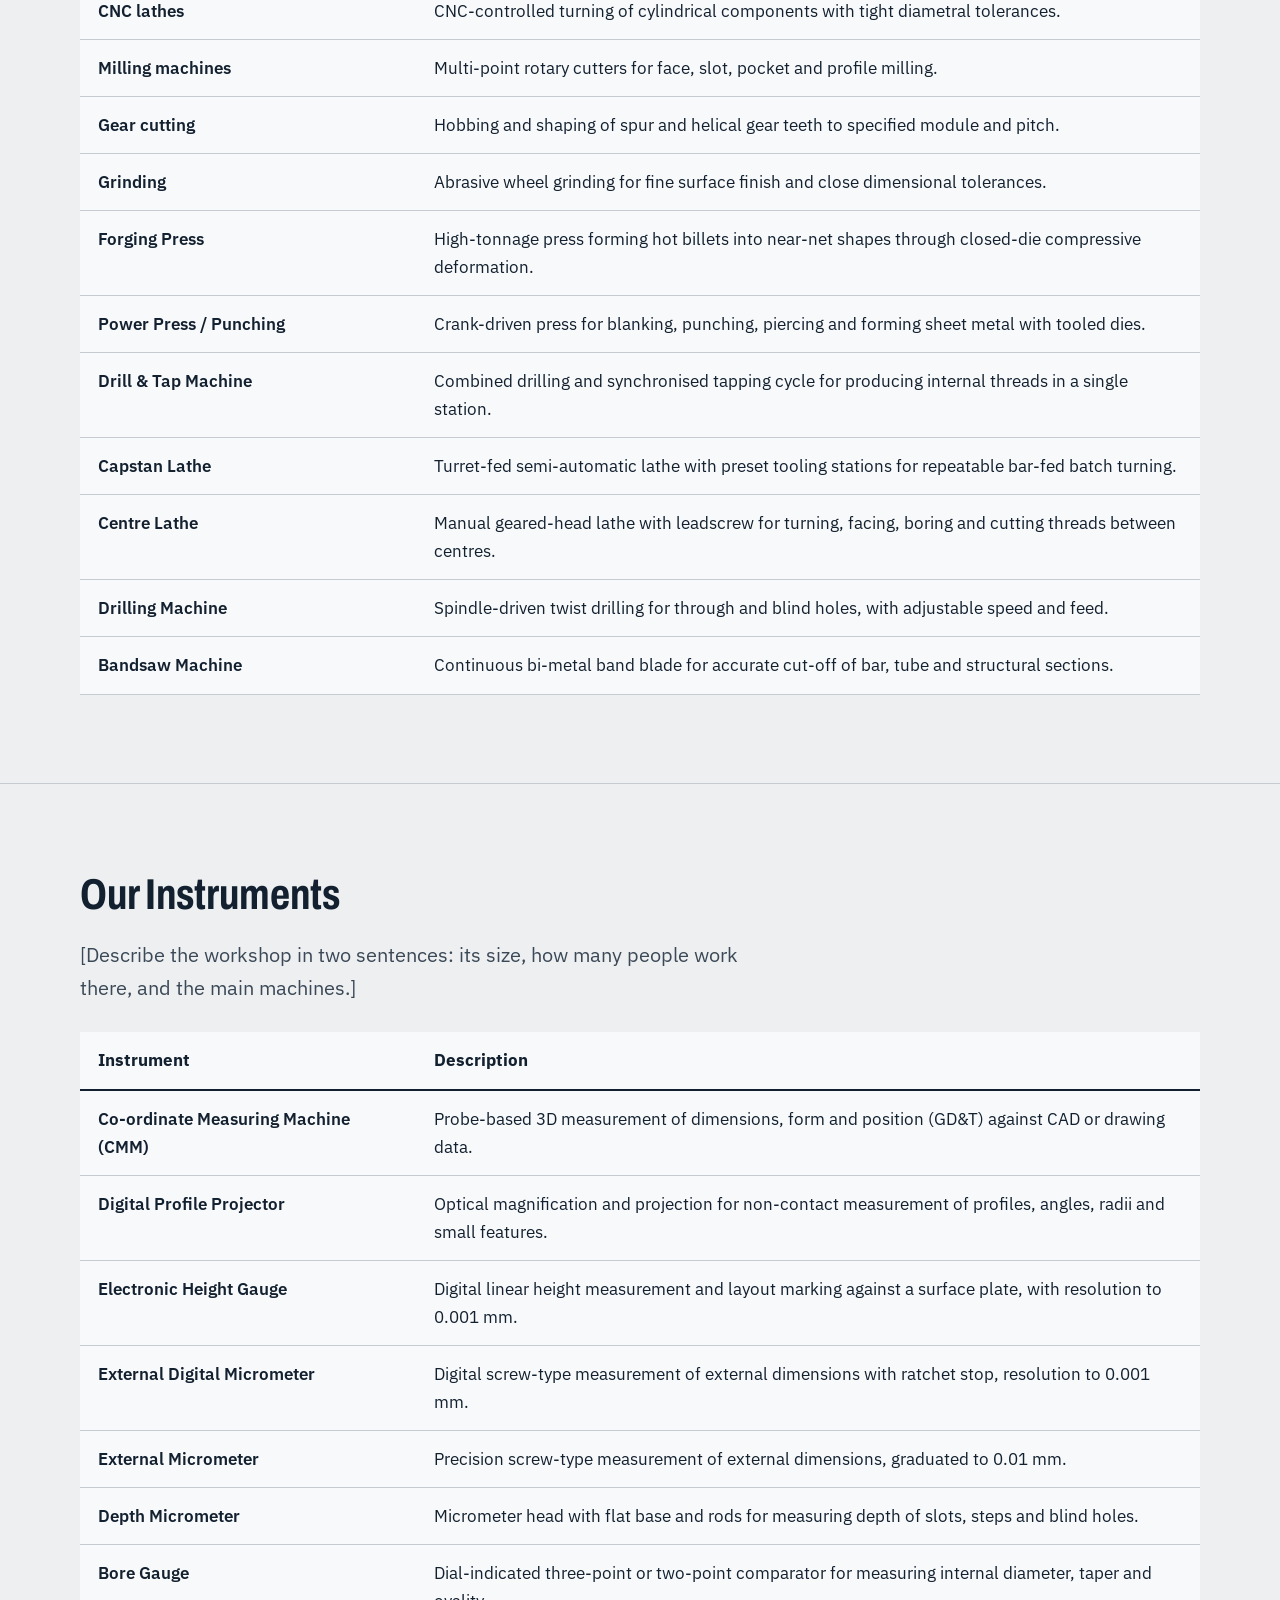
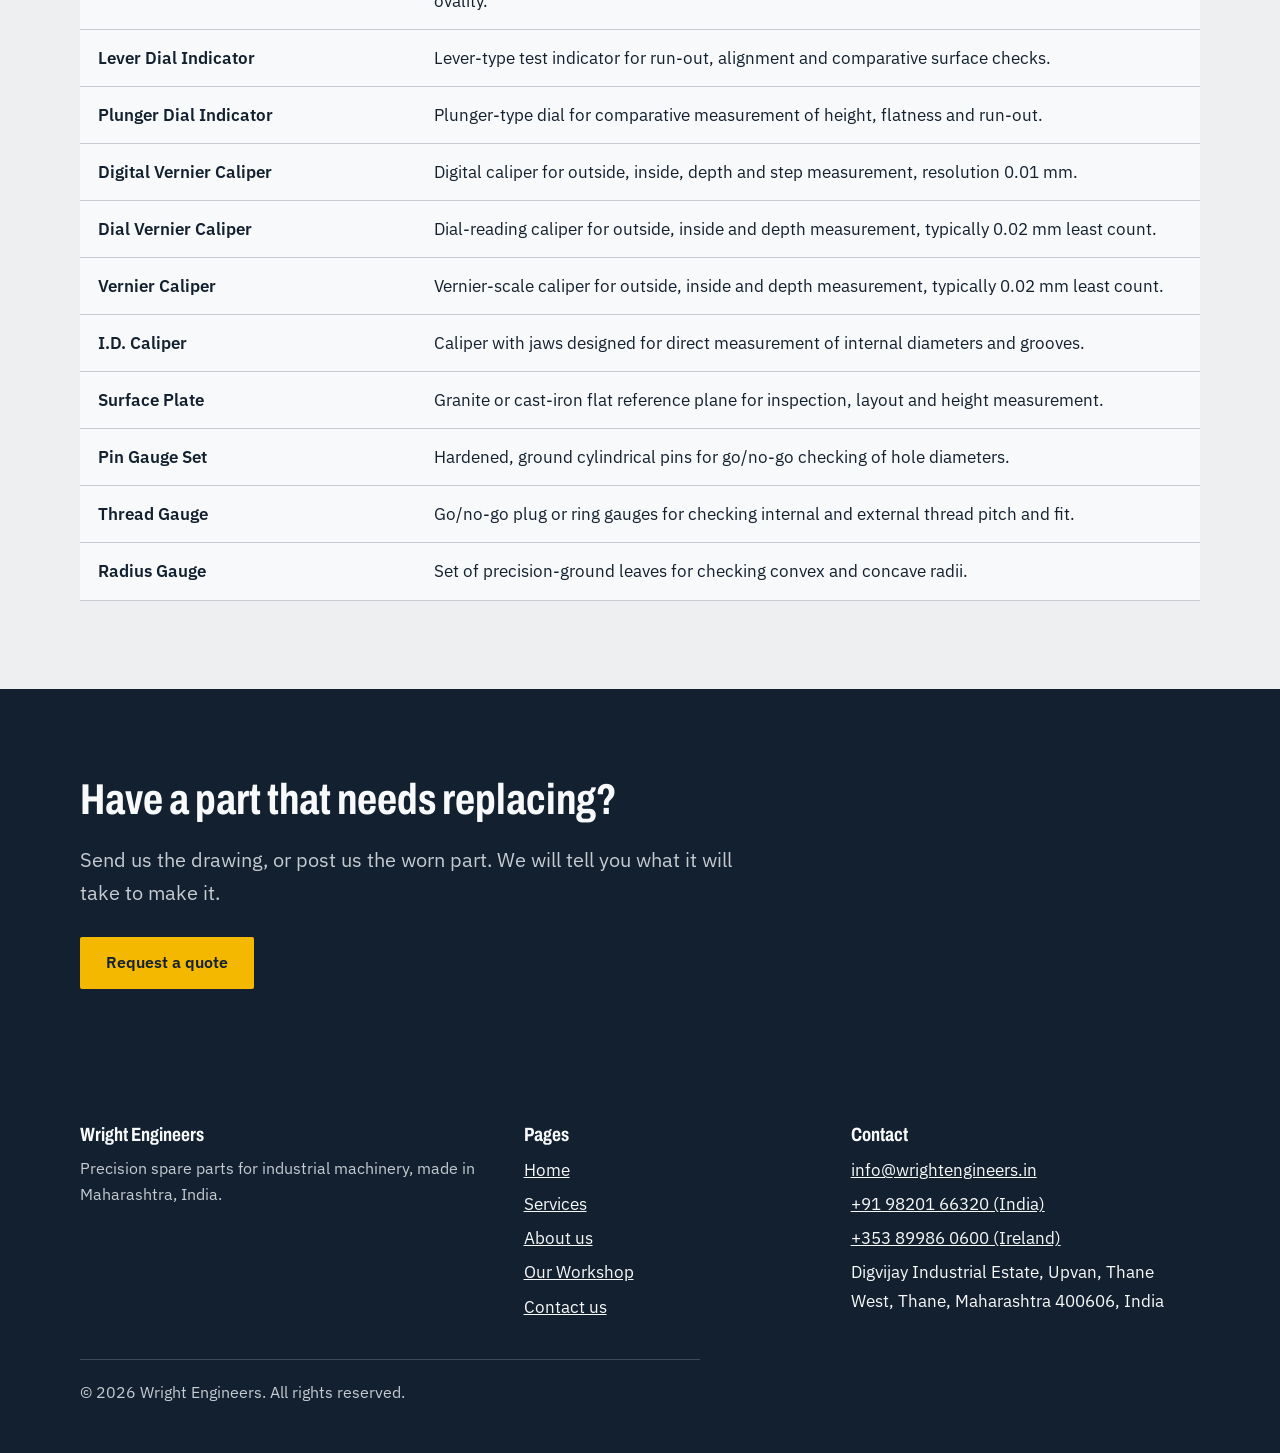
<file: workshop.html>
<!DOCTYPE html>
<html lang="en">
<head>
<meta charset="utf-8">
<meta name="viewport" content="width=device-width, initial-scale=1">
<title>About us | Wright Engineers</title>
<meta name="description" content="Wright Engineers is a family-run manufacturer of machinery spare parts in Maharashtra, India, supplying customers in India and Europe.">
<meta name="theme-color" content="#12202F">
<link rel="icon" href="favicon.ico" sizes="any">
<link rel="icon" href="favicon.png" type="image/png">
<link rel="apple-touch-icon" href="apple-touch-icon.png">
<link rel="preconnect" href="https://fonts.googleapis.com">
<link rel="preconnect" href="https://fonts.gstatic.com" crossorigin>
<link href="https://fonts.googleapis.com/css2?family=Archivo:wdth,wght@62..125,600..800&family=IBM+Plex+Sans:wght@400;500;600&display=swap" rel="stylesheet">
<link rel="stylesheet" href="css/style.css">
</head>
<body>
<a class="skip" href="#main">Skip to content</a>
<header class="site-header">
  <div class="wrap bar">
    <a class="brand" href="index.html"><img src="images/logo-mark.png" alt="" width="48" height="48">Wright Engineers</a>
    <nav aria-label="Main"><ul class="nav"><li><a href="index.html">Home</a></li><li class="has-sub"><a href="services.html">Services</a><button type="button" class="sub-toggle" aria-expanded="false" aria-controls="sub-services"><span class="sr">Show services menu</span><svg viewBox="0 0 12 8" width="12" height="8" aria-hidden="true" fill="none" stroke="currentColor" stroke-width="2" stroke-linecap="round" stroke-linejoin="round"><path d="M1 1.5l5 5 5-5"/></svg></button><ul class="sub" id="sub-services"><li><a href="services-oerlikon.html">Oerlikon Spare Parts</a></li><li><a href="services.html">[Service option 2]</a></li><li><a href="services.html">[Service option 3]</a></li><li><a href="services.html">[Service option 4]</a></li></ul></li><li><a href="about.html">About us</a></li><li><a href="workshop.html"  aria-current="page">Our Workshop</a></li><li><a href="contact.html">Contact us</a></li></ul></nav>
  </div>
</header>
<main id="main">
<section class="intro">
  <div class="wrap">
    <h1>A family-run maker of machinery spare parts</h1>
  </div>
</section>

<section class="section">
  <div class="wrap split">
    <div>
      <p class="lede">Wright Engineers was started in [Year] in Maharashtra, India, to make the spare parts that factories struggle to find.</p>
      <p>[Write two or three sentences here about how the business began, who started it, and what it makes today. A short, true story works better than a long one.]</p>
      <p>Today we supply customers in India and Europe, including Germany. Many of our customers first came to us with one part that stopped their machine, and now send us their repeat orders.</p>
      <ul class="statements">
        <li><strong>We tell you what is possible before you order.</strong>If a tolerance or a material is not realistic, we say so before we quote.</li>
        <li><strong>We check the first piece with you.</strong>You approve one part before we make the batch.</li>
        <li><strong>We keep your drawings private.</strong>Your drawings and samples are used only to make your order.</li>
      </ul>
    </div>
    <dl class="facts">
      <div><dt>Founded</dt><dd>[Year]</dd></div>
      <div><dt>Workshop</dt><dd>Maharashtra, India</dd></div>
      <div><dt>Customers in</dt><dd>India and Europe</dd></div>
      <div><dt>We make</dt><dd>Gears, shafts, bushes, flanges and special fasteners</dd></div>
      <div><dt>Certifications</dt><dd>[Add any certification you hold, for example ISO 9001, or delete this row]</dd></div>
    </dl>
  </div>
</section>



<section class="section">
  <div class="wrap">
    <h2>Our Machines</h2>
    <p class="lede">[Describe the workshop in two sentences: its size, how many people work there, and the main machines.]</p>
    <div class="table-wrap">
      <table class="spec">
        <thead>
          <tr>
            <th scope="col">Machine</th>
            <th scope="col">Description</th>
          </tr>
        </thead>
        <tbody>
          <tr><th scope="row">Vertical Machining Centre (VMC) with ATC, 4th Axis</th><td>3-axis vertical-spindle CNC mill with automatic tool changer and rotary 4th axis for indexed or simultaneous multi-face machining.</td></tr>
          <tr><th scope="row">CNC Turn Mill Centre</th><td>CNC lathe with live tooling and C-axis/Y-axis for complete turn-mill-drill-tap machining in one clamping.</td></tr>
          <tr><th scope="row">CNC Turning Centre</th><td>2-axis CNC lathe with turret tooling for high-precision OD/ID turning, facing, boring and threading.</td></tr>
          <tr><th scope="row">CNC lathes</th><td>CNC-controlled turning of cylindrical components with tight diametral tolerances.</td></tr>
          <tr><th scope="row">Milling machines</th><td>Multi-point rotary cutters for face, slot, pocket and profile milling.</td></tr>
          <tr><th scope="row">Gear cutting</th><td>Hobbing and shaping of spur and helical gear teeth to specified module and pitch.</td></tr>
          <tr><th scope="row">Grinding</th><td>Abrasive wheel grinding for fine surface finish and close dimensional tolerances.</td></tr>
          <tr><th scope="row">Forging Press</th><td>High-tonnage press forming hot billets into near-net shapes through closed-die compressive deformation.</td></tr>
          <tr><th scope="row">Power Press / Punching</th><td>Crank-driven press for blanking, punching, piercing and forming sheet metal with tooled dies.</td></tr>
          <tr><th scope="row">Drill &amp; Tap Machine</th><td>Combined drilling and synchronised tapping cycle for producing internal threads in a single station.</td></tr>
          <tr><th scope="row">Capstan Lathe</th><td>Turret-fed semi-automatic lathe with preset tooling stations for repeatable bar-fed batch turning.</td></tr>
          <tr><th scope="row">Centre Lathe</th><td>Manual geared-head lathe with leadscrew for turning, facing, boring and cutting threads between centres.</td></tr>
          <tr><th scope="row">Drilling Machine</th><td>Spindle-driven twist drilling for through and blind holes, with adjustable speed and feed.</td></tr>
          <tr><th scope="row">Bandsaw Machine</th><td>Continuous bi-metal band blade for accurate cut-off of bar, tube and structural sections.</td></tr>
        </tbody>
      </table>
    </div>
  </div>
</section>


<section class="section">
  <div class="wrap">
    <h2>Our Instruments</h2>
    <p class="lede">[Describe the workshop in two sentences: its size, how many people work there, and the main machines.]</p>
    <div class="table-wrap">
      <table class="spec">
        <thead>
          <tr>
            <th scope="col">Instrument</th>
            <th scope="col">Description</th>
          </tr>
        </thead>
        <tbody>
          <tr><th scope="row">Co-ordinate Measuring Machine (CMM)</th><td>Probe-based 3D measurement of dimensions, form and position (GD&amp;T) against CAD or drawing data.</td></tr>
          <tr><th scope="row">Digital Profile Projector</th><td>Optical magnification and projection for non-contact measurement of profiles, angles, radii and small features.</td></tr>
          <tr><th scope="row">Electronic Height Gauge</th><td>Digital linear height measurement and layout marking against a surface plate, with resolution to 0.001 mm.</td></tr>
          <tr><th scope="row">External Digital Micrometer</th><td>Digital screw-type measurement of external dimensions with ratchet stop, resolution to 0.001 mm.</td></tr>
          <tr><th scope="row">External Micrometer</th><td>Precision screw-type measurement of external dimensions, graduated to 0.01 mm.</td></tr>
          <tr><th scope="row">Depth Micrometer</th><td>Micrometer head with flat base and rods for measuring depth of slots, steps and blind holes.</td></tr>
          <tr><th scope="row">Bore Gauge</th><td>Dial-indicated three-point or two-point comparator for measuring internal diameter, taper and ovality.</td></tr>
          <tr><th scope="row">Lever Dial Indicator</th><td>Lever-type test indicator for run-out, alignment and comparative surface checks.</td></tr>
          <tr><th scope="row">Plunger Dial Indicator</th><td>Plunger-type dial for comparative measurement of height, flatness and run-out.</td></tr>
          <tr><th scope="row">Digital Vernier Caliper</th><td>Digital caliper for outside, inside, depth and step measurement, resolution 0.01 mm.</td></tr>
          <tr><th scope="row">Dial Vernier Caliper</th><td>Dial-reading caliper for outside, inside and depth measurement, typically 0.02 mm least count.</td></tr>
          <tr><th scope="row">Vernier Caliper</th><td>Vernier-scale caliper for outside, inside and depth measurement, typically 0.02 mm least count.</td></tr>
          <tr><th scope="row">I.D. Caliper</th><td>Caliper with jaws designed for direct measurement of internal diameters and grooves.</td></tr>
          <tr><th scope="row">Surface Plate</th><td>Granite or cast-iron flat reference plane for inspection, layout and height measurement.</td></tr>
          <tr><th scope="row">Pin Gauge Set</th><td>Hardened, ground cylindrical pins for go/no-go checking of hole diameters.</td></tr>
          <tr><th scope="row">Thread Gauge</th><td>Go/no-go plug or ring gauges for checking internal and external thread pitch and fit.</td></tr>
          <tr><th scope="row">Radius Gauge</th><td>Set of precision-ground leaves for checking convex and concave radii.</td></tr>
        </tbody>
      </table>
    </div>
  </div>
</section>



<section class="section dark">
  <div class="wrap">
    <h2>Have a part that needs replacing?</h2>
    <p class="lede">Send us the drawing, or post us the worn part. We will tell you what it will take to make it.</p>
    <div class="actions"><a class="btn" href="contact.html">Request a quote</a></div>
  </div>
</section>
</main>
<footer class="site-footer">
  <div class="wrap">
    <div class="foot">
      <div>
        <h2>Wright Engineers</h2>
        <p>Precision spare parts for industrial machinery, made in Maharashtra, India.</p>
      </div>
      <div>
        <h2>Pages</h2>
        <ul><li><a href="index.html">Home</a></li><li><a href="services.html">Services</a></li><li><a href="about.html">About us</a></li><li><a href="workshop.html">Our Workshop</a></li><li><a href="contact.html">Contact us</a></li></ul>
      </div>
      <div>
        <h2>Contact</h2>
        <ul>
          <li><a href="mailto:info@wrightengineers.in">info@wrightengineers.in</a></li>
          <li><a href="tel:+919930065455">+91 98201 66320 (India)</a></li>
         <li><a href="tel:+353899860600">+353 89986 0600 (Ireland)</a></li>
          <li>Digvijay Industrial Estate, Upvan, Thane West, Thane, Maharashtra 400606, India</li>
        </ul>
      </div>
    </div>
    <p class="copy">&copy; <span data-year>2026</span> Wright Engineers. All rights reserved.</p>
  </div>
</footer>
<script src="js/main.js"></script>
</body>
</html>
</file>
<file: css/style.css>
:root{
  --ink:#12202F; --gun:#3B4856; --zinc:#C5CBD1; --steel:#EDEFF1; --paper:#F8F9FA;
  --signal:#F5B800; --signal-hover:#FFC91F; --maxw:1120px;
  --font-head:"Archivo","Arial Narrow",Arial,sans-serif;
  --font-body:"IBM Plex Sans",system-ui,-apple-system,"Segoe UI",Roboto,Arial,sans-serif;
}
*{box-sizing:border-box}
html{scroll-behavior:smooth}
body{margin:0;font:400 1.0625rem/1.65 var(--font-body);color:var(--ink);background:var(--steel)}
h1,h2,h3{font-family:var(--font-head);font-stretch:75%;font-weight:700;line-height:1.05;margin:0 0 .5em}
h1{font-size:clamp(2.6rem,6vw,4.5rem)}
h2{font-size:clamp(1.9rem,3.6vw,2.7rem)}
h3{font-size:1.5rem;line-height:1.15}
p{margin:0 0 1em;max-width:62ch}
a{color:inherit}
img,svg{max-width:100%;display:block}
.wrap{width:min(var(--maxw),100% - 48px);margin-inline:auto}
:focus-visible{outline:3px solid var(--ink);outline-offset:3px}
.dark :focus-visible{outline-color:var(--signal)}
.skip{position:absolute;left:-999px;top:8px;background:var(--signal);padding:8px 14px;z-index:10}
.skip:focus{left:8px}

/* header */
.site-header{background:var(--paper);border-bottom:1px solid var(--zinc)}
.bar{display:flex;flex-wrap:wrap;align-items:center;justify-content:space-between;gap:12px 28px;padding:14px 0}
.brand{display:flex;align-items:center;gap:12px;text-decoration:none;font:700 1.5rem/1 var(--font-head);font-stretch:75%}
.brand img{width:48px;height:48px}
.nav{list-style:none;display:flex;flex-wrap:wrap;gap:6px 28px;margin:0;padding:0}
.nav a{display:inline-block;text-decoration:none;font-weight:500;padding:6px 0;border-bottom:3px solid transparent;transition:border-color .2s ease}
.nav a:hover{border-color:var(--zinc)}
.nav a[aria-current="page"]{border-color:var(--signal)}

/* buttons */
.btn{display:inline-block;padding:14px 24px;font:600 1rem/1.2 var(--font-body);text-decoration:none;
  border:2px solid var(--ink);border-radius:2px;background:var(--signal);color:var(--ink);cursor:pointer;
  transition:background-color .2s ease,color .2s ease,transform .2s ease}
.btn:hover{transform:translateY(-2px)}
.btn:active{transform:none}
.btn:hover{background:var(--signal-hover)}
.btn.ghost{background:transparent}
.btn.ghost:hover{background:var(--ink);color:var(--paper)}
.dark .btn{border-color:var(--signal)}
.dark .btn.ghost{border-color:var(--paper);color:var(--paper)}
.dark .btn.ghost:hover{background:var(--paper);color:var(--ink)}
.actions{display:flex;flex-wrap:wrap;gap:14px;margin-top:28px}

/* sections */
.section{padding:clamp(48px,7vw,88px) 0}
.section + .section{border-top:1px solid var(--zinc)}
.dark{background:var(--ink);color:var(--paper)}
.section.dark{border-top:0}
.lede{font-size:1.25rem;color:var(--gun);max-width:56ch}
.dark .lede{color:var(--zinc)}

/* hero */
.hero{padding:clamp(40px,7vw,88px) 0}
.hero .wrap{display:grid;grid-template-columns:minmax(0,1fr) minmax(0,.95fr);gap:48px;align-items:center}
.hero h1{max-width:13ch}
.sheet{background:var(--paper);border:1px solid var(--zinc);padding:14px}
.draw{stroke-dasharray:1;stroke-dashoffset:1;animation:draw 1.8s ease-out .2s forwards}
.fade{opacity:0;animation:fade .6s ease-out 1.4s forwards}
@keyframes draw{to{stroke-dashoffset:0}}
@keyframes fade{to{opacity:1}}
@media (prefers-reduced-motion:reduce){
  .draw{animation:none;stroke-dashoffset:0}
  .fade{animation:none;opacity:1}
  html{scroll-behavior:auto}
}

/* home: what we make */
.trio{display:grid;grid-template-columns:repeat(3,minmax(0,1fr));gap:36px;margin-top:36px}
.trio > div{border-top:3px solid var(--ink);padding-top:20px;transition:border-color .25s ease}
.trio > div:hover{border-color:var(--signal)}
.trio img{width:100%;max-width:220px;margin-bottom:16px;background:var(--paper);border:1px solid var(--zinc);padding:8px}
.more{margin-top:32px}

/* home: order steps */
.steps{list-style:none;counter-reset:step;display:grid;grid-template-columns:repeat(5,minmax(0,1fr));gap:24px;padding:0;margin:36px 0 0}
.steps li{counter-increment:step;border-top:3px solid var(--ink);padding-top:14px}
.steps li::before{content:counter(step);display:block;font:700 2.2rem/1 var(--font-head);font-stretch:75%;margin-bottom:8px;color:var(--ink)}
.steps strong{display:block;margin-bottom:4px}
.steps span{color:var(--gun);font-size:.97rem;display:block}

/* page intro */
.intro{padding:clamp(40px,6vw,72px) 0 clamp(32px,5vw,56px)}
.intro h1{font-size:clamp(2.4rem,5vw,3.8rem);max-width:18ch}

/* services */
.svc{display:grid;grid-template-columns:240px minmax(0,1fr);gap:40px;padding:36px 0;border-top:1px solid var(--zinc);align-items:start}
.svc:first-child{border-top:0;padding-top:0}
.svc img{width:100%;background:var(--paper);border:1px solid var(--zinc);padding:10px;transition:border-color .25s ease}
.svc:hover img{border-color:var(--ink)}
.svc ul{margin:0 0 1em;padding-left:1.2em}
.svc li{margin-bottom:.25em}
.table-wrap{overflow-x:auto;margin-top:28px}
.spec{width:100%;border-collapse:collapse;background:var(--paper);min-width:520px}
.spec th,.spec td{padding:14px 18px;text-align:left;vertical-align:top;border-bottom:1px solid var(--zinc)}
.spec thead th{border-bottom:2px solid var(--ink)}
.spec tbody th{width:30%;font-weight:600}

/* about */
.split{display:grid;grid-template-columns:minmax(0,1.3fr) minmax(0,1fr);gap:56px;align-items:start}
.facts{margin:0;background:var(--paper);border:1px solid var(--zinc);padding:8px 24px}
.facts div{padding:14px 0;border-bottom:1px solid var(--zinc)}
.facts div:last-child{border-bottom:0}
.facts dt{font-weight:600}
.facts dd{margin:2px 0 0;color:var(--gun)}
.statements{list-style:none;padding:0;margin:28px 0 0;display:grid;gap:20px}
.statements li{border-left:4px solid var(--signal);padding-left:18px;max-width:60ch}
.statements strong{display:block}

/* contact */
.contact-grid{display:grid;grid-template-columns:minmax(0,1fr) minmax(0,1.25fr);gap:56px;align-items:start}
.details{margin:0}
.details div{padding:16px 0;border-bottom:1px solid var(--zinc)}
.details dt{font-weight:600}
.details dd{margin:2px 0 0;color:var(--gun)}
.details a{color:var(--ink)}
form{background:var(--paper);border:1px solid var(--zinc);padding:28px}
.row{display:grid;grid-template-columns:1fr 1fr;gap:18px}
.field{margin-bottom:18px}
label{display:block;font-weight:600;margin-bottom:6px}
input,select,textarea{width:100%;font:inherit;color:var(--ink);background:#fff;border:2px solid var(--zinc);border-radius:2px;padding:11px 12px}
input:focus,select:focus,textarea:focus{outline:none;border-color:var(--ink)}
textarea{min-height:150px;resize:vertical}
.hint{font-size:.95rem;color:var(--gun);margin:6px 0 0}
.hp{position:absolute;left:-9999px}
.form-status{margin:16px 0 0;font-weight:600}
.form-status.ok{color:#0B6B3A}
.form-status.err{color:#9B1C1C}

/* footer */
.site-footer{background:var(--ink);color:var(--paper);padding:48px 0 32px}
.foot{display:grid;grid-template-columns:1.4fr 1fr 1.2fr;gap:36px}
.site-footer h2{font-size:1.2rem;margin-bottom:.6em}
.site-footer ul{list-style:none;margin:0;padding:0}
.site-footer li{margin-bottom:6px}
.site-footer a{color:var(--paper)}
.site-footer p{color:var(--zinc);font-size:.97rem}
.copy{border-top:1px solid var(--gun);margin-top:32px;padding-top:20px;color:var(--zinc);font-size:.92rem}

@media (max-width:900px){
  .steps{grid-template-columns:repeat(2,minmax(0,1fr))}
  .trio{grid-template-columns:1fr}
  .foot{grid-template-columns:1fr}
}
@media (max-width:860px){
  .hero .wrap,.split,.contact-grid{grid-template-columns:1fr}
  .hero h1{max-width:none}
}
@media (max-width:640px){
  .svc{grid-template-columns:1fr;gap:20px}
  .svc img{max-width:240px}
  .row{grid-template-columns:1fr}
  .steps{grid-template-columns:1fr}
  form{padding:20px}
}

/* dropdown under Services */
.sr{position:absolute;width:1px;height:1px;overflow:hidden;clip:rect(0 0 0 0);white-space:nowrap}
.nav li{position:relative}
.has-sub{display:flex;align-items:center;gap:2px}
.sub-toggle{display:inline-flex;align-items:center;justify-content:center;width:28px;height:32px;padding:0;border:0;background:none;color:inherit;cursor:pointer}
.sub-toggle svg{transition:transform .2s ease}
.has-sub.open .sub-toggle svg{transform:rotate(180deg)}
.sub{list-style:none;margin:0;padding:6px 0;position:absolute;top:100%;left:-16px;min-width:240px;z-index:20;
  background:var(--paper);border:1px solid var(--zinc);border-top:3px solid var(--signal);
  opacity:0;visibility:hidden;transform:translateY(8px);
  transition:opacity .2s ease,transform .2s ease,visibility 0s linear .2s}
.has-sub.open .sub{opacity:1;visibility:visible;transform:none;transition-delay:0s}
.sub a{display:block;padding:10px 18px;border-bottom:0;transition:background-color .15s ease,padding-left .15s ease}
.sub a:hover{background:var(--steel);padding-left:24px}
@media (min-width:641px){
  .has-sub:focus-within .sub{opacity:1;visibility:visible;transform:none;transition-delay:0s}
}
@media (min-width:641px) and (hover:hover){
  .has-sub:hover .sub{opacity:1;visibility:visible;transform:none;transition-delay:0s}
  .has-sub:hover .sub-toggle svg{transform:rotate(180deg)}
}
@media (max-width:640px){
  .has-sub{flex-wrap:wrap}
  .sub{position:static;display:none;width:100%;min-width:0;opacity:1;visibility:visible;transform:none;border:0;border-left:3px solid var(--signal);margin:4px 0 8px;padding:0;background:transparent}
  .has-sub.open .sub{display:block}
}

/* page and scroll transitions */
main{animation:pagein .5s ease-out both}
@keyframes pagein{from{opacity:0;transform:translateY(10px)}to{opacity:1;transform:none}}
body{transition:opacity .22s ease}
body.leaving{opacity:0}
.reveal{opacity:0;transform:translateY(18px);transition:opacity .6s ease,transform .6s ease}
.reveal.in{opacity:1;transform:none}
@media (prefers-reduced-motion:reduce){
  main{animation:none}
  body{transition:none}
  body.leaving{opacity:1}
  .reveal{opacity:1;transform:none;transition:none}
  .btn:hover{transform:none}
  .sub,.sub-toggle svg{transition:none}
}
</file>
